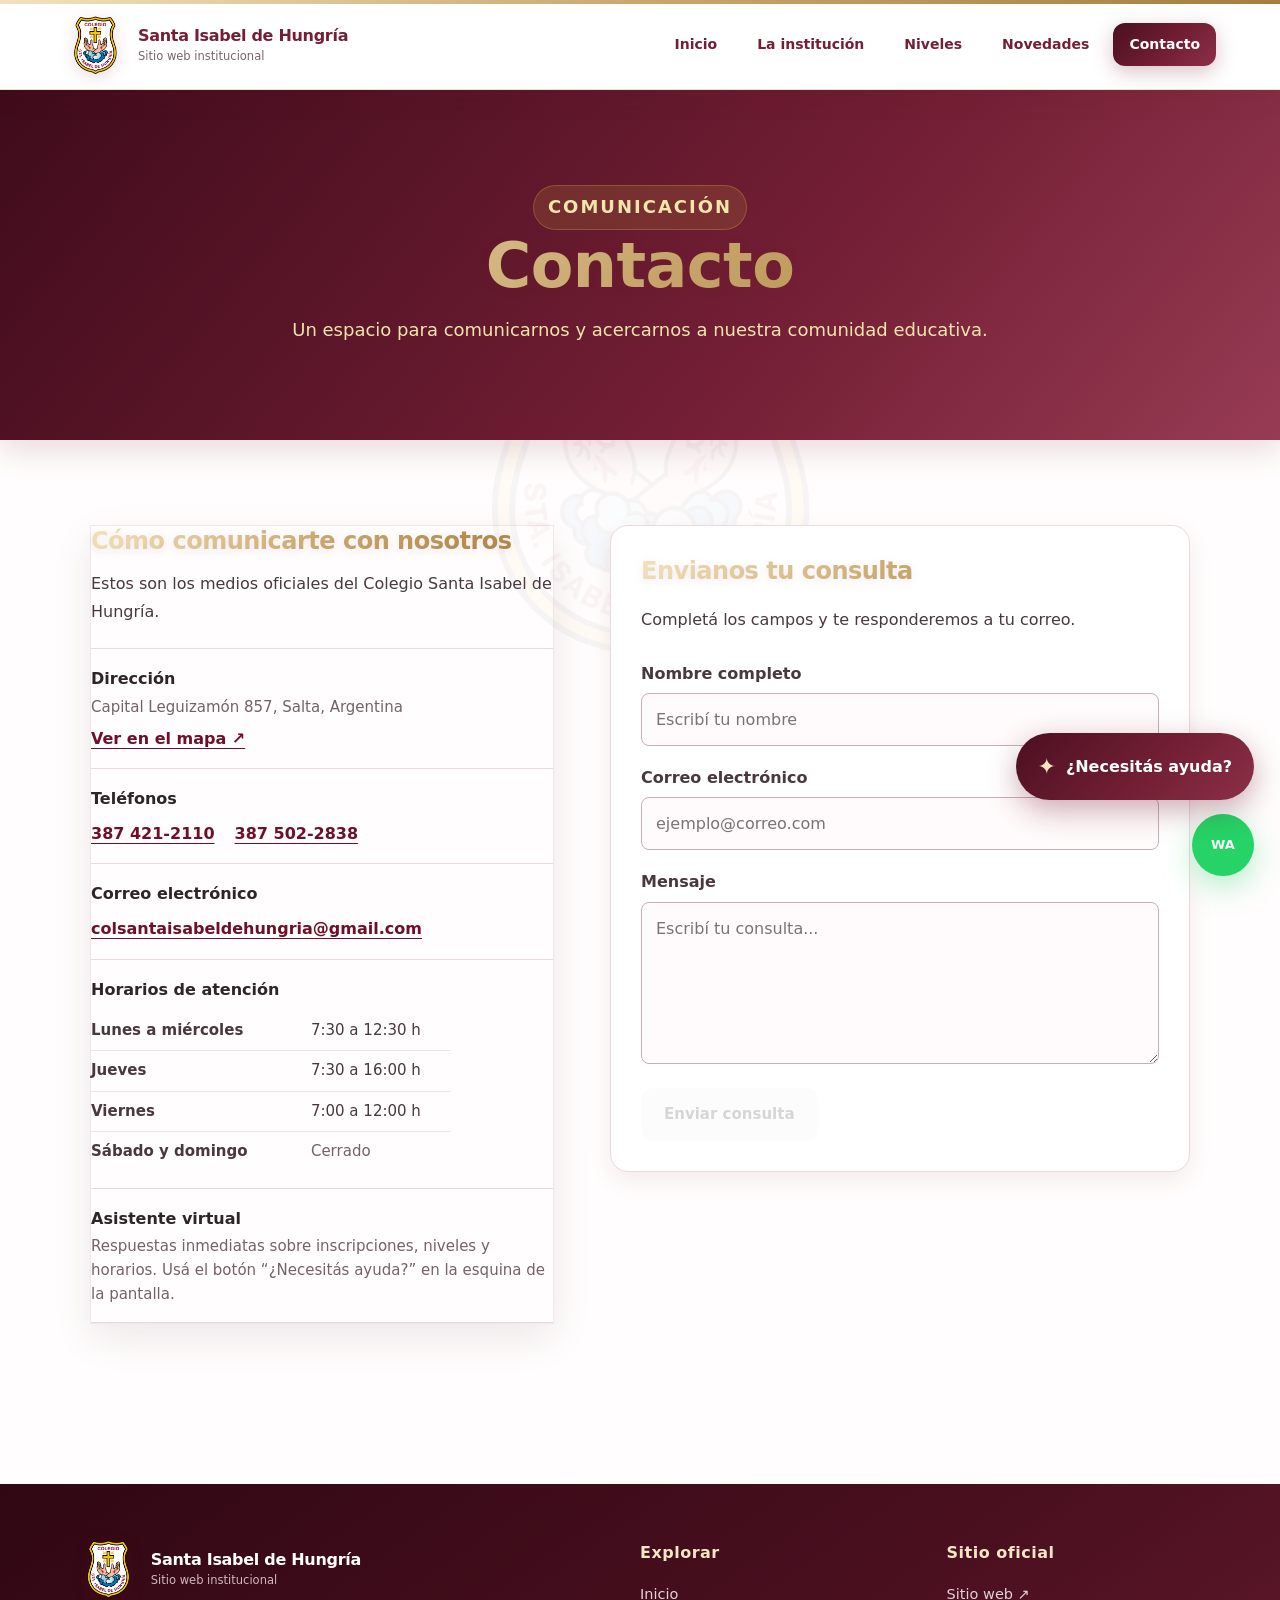
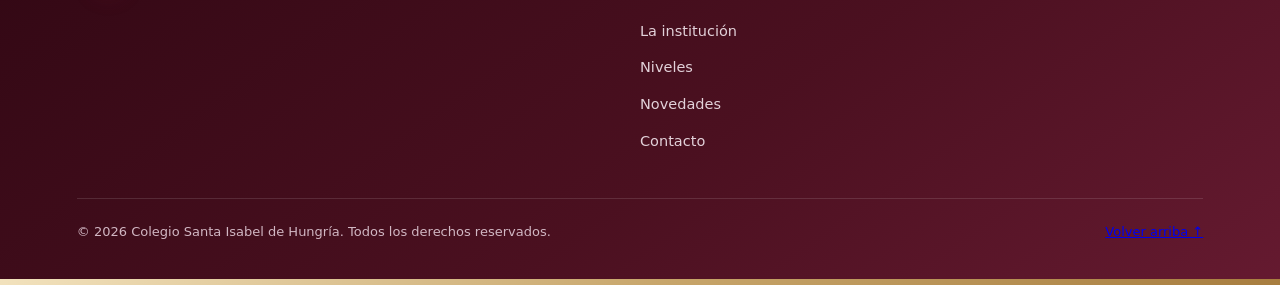
<file: contacto.html>
<!DOCTYPE html>
<html lang="es">
<head>
  <meta charset="UTF-8">
  <meta name="viewport" content="width=device-width, initial-scale=1.0">
  <meta name="theme-color" content="#6d1028">

  <meta
    name="description"
    content="Dirección, teléfonos, correo y horarios de atención del Colegio Santa Isabel de Hungría, en Salta."
  >

  <title>Contacto | Colegio Santa Isabel de Hungría</title>

  <link rel="stylesheet" href="style.css">
  <script src="configuracion.js" defer></script>
  <script src="script.js" defer></script>
  <script src="asistente.js"defer></script>
  <style>
    /* ---------- Accesibilidad ---------- */
    .salto {
      position: absolute;
      top: -100px;
      left: 15px;
      z-index: 1000;
      padding: 12px 18px;
      background: #6d1028;
      color: #ffffff;
      border-radius: 8px;
      text-decoration: none;
    }

    .salto:focus {
      top: 15px;
    }

    .contacto-contenedor a:focus-visible {
      outline: 3px solid #6d1028;
      outline-offset: 3px;
      border-radius: 4px;
    }

    /* ---------- Estructura ---------- */
    .contacto-contenedor {
      display: grid;
      grid-template-columns: 1fr 1.25fr;
      gap: 56px;
      max-width: 1100px;
      margin: 0 auto;
      align-items: start;
    }

    /* ---------- Canales (columna sin tarjeta: el foco es el formulario) ---------- */
    .contacto-informacion h2,
    .formulario h2 {
      margin: 0 0 14px;
      color: #6d1028;
      font-size: 1.5rem;
      line-height: 1.25;
    }

    .contacto-informacion > p {
      max-width: 52ch;
      margin: 0 0 22px;
      color: #493840;
      line-height: 1.75;
    }

    .canales {
      margin: 0;
      padding: 0;
      list-style: none;
      border-top: 1px solid #ead9df;
    }

    .canales li {
      padding: 16px 0;
      border-bottom: 1px solid #ead9df;
    }

    .canales strong {
      display: block;
      margin-bottom: 2px;
      color: #2f2429;
    }

    .canales span {
      display: block;
      color: #75616a;
      font-size: 15px;
      line-height: 1.6;
    }

    .canales a {
      display: inline-block;
      margin-top: 6px;
      color: #6d1028;
      font-weight: 700;
      text-underline-offset: 4px;
    }

    .canales-enlaces {
      display: flex;
      flex-wrap: wrap;
      gap: 0 20px;
    }

    .canales a {
      overflow-wrap: anywhere;
    }

    .horarios {
      width: 100%;
      max-width: 360px;
      margin-top: 8px;
      border-collapse: collapse;
    }

    .horarios th,
    .horarios td {
      padding: 7px 0;
      border-bottom: 1px solid #f0e4e8;
      color: #493840;
      font-size: 15px;
      text-align: left;
    }

    .horarios th {
      padding-right: 16px;
      font-weight: 600;
    }

    .horarios tr:last-child th,
    .horarios tr:last-child td {
      border-bottom: 0;
    }

    .horarios .cerrado {
      color: #75616a;
    }

    /* ---------- Formulario ---------- */
    .formulario {
      display: flex;
      flex-direction: column;
      gap: 6px;
      padding: 30px;
      background: #ffffff;
      border: 1px solid #ead9df;
      border-radius: 18px;
      box-shadow: 0 8px 24px rgba(109, 16, 40, 0.08);
    }

    .formulario > p {
      margin: 0 0 8px;
      color: #493840;
      line-height: 1.7;
    }

    .formulario label {
      margin-top: 12px;
      color: #493840;
      font-weight: 600;
    }

    .formulario input:not([type="hidden"]),
    .formulario textarea {
      width: 100%;
      padding: 12px 14px;
      border: 1px solid #c9aeb8;
      border-radius: 8px;
      background: #fffafb;
      color: #35232a;
      font: inherit;
      box-sizing: border-box;
    }

    .formulario input:focus,
    .formulario textarea:focus {
      outline: 2px solid #6d1028;
      outline-offset: 2px;
      border-color: #6d1028;
    }

    .formulario textarea {
      resize: vertical;
      min-height: 140px;
    }

    .formulario .boton {
      align-self: flex-start;
      min-height: 46px;
      margin-top: 18px;
      cursor: pointer;
    }

    .formulario .boton:disabled {
      opacity: 0.55;
      cursor: not-allowed;
    }

    /* Campo trampa contra spam: invisible para personas */
    .campo-extra {
      position: absolute;
      left: -9999px;
      width: 1px;
      height: 1px;
      overflow: hidden;
    }

    /* Aviso fijo cuando el envío no está habilitado */
    .formulario-nota {
      margin: 0 0 6px;
      padding: 12px 14px;
      background: #f6e6d3;
      color: #5e3208;
      border-radius: 8px;
      font-size: 15px;
      line-height: 1.6;
    }

    .formulario-nota a {
      color: #5e3208;
      font-weight: 700;
    }

    /* Resultado del envío */
    .respuesta-formulario {
      margin: 14px 0 0;
      padding: 12px 14px;
      border-radius: 8px;
      font-weight: 600;
      line-height: 1.6;
    }

    .respuesta-formulario:empty {
      display: none;
    }

    .respuesta-formulario[data-estado="ok"] {
      background: #d9ecee;
      color: #144148;
    }

    .respuesta-formulario[data-estado="error"] {
      background: #f0dce2;
      color: #6d1028;
    }

    .pie-nota {
      color: #ead9df;
      font-size: 14px;
    }

    /* ---------- Responsive ---------- */
    @media (max-width: 900px) {
      .contacto-contenedor {
        grid-template-columns: 1fr;
        gap: 36px;
      }
    }

    @media (max-width: 720px) {
      .formulario {
        padding: 22px;
      }
    }
  </style>
  <script type="application/ld+json">
  {
    "@context": "https://schema.org",
    "@type": "School",
    "name": "Colegio Santa Isabel de Hungría",
    "url": "https://colegiosantaisabeldehungria.com",
    "email": "colsantaisabeldehungria@gmail.com",
    "telephone": ["+54 387 421-2110", "+54 387 502-2838"],
    "address": {
      "@type": "PostalAddress",
      "streetAddress": "Capital Leguizamón 857",
      "addressLocality": "Salta",
      "addressRegion": "Salta",
      "addressCountry": "AR"
    },
    "openingHoursSpecification": [
      {
        "@type": "OpeningHoursSpecification",
        "dayOfWeek": ["Monday", "Tuesday", "Wednesday"],
        "opens": "07:30",
        "closes": "12:30"
      },
      {
        "@type": "OpeningHoursSpecification",
        "dayOfWeek": "Thursday",
        "opens": "07:30",
        "closes": "16:00"
      },
      {
        "@type": "OpeningHoursSpecification",
        "dayOfWeek": "Friday",
        "opens": "07:00",
        "closes": "12:00"
      }
    ]
  }
  </script>
</head>

<body>

  <!-- ACCESIBILIDAD -->
  <a class="salto" href="#contenido">
    Saltar al contenido
  </a>

  <!-- ENCABEZADO -->
  <header class="encabezado">

    <a class="marca" href="index.html" aria-label="Ir al inicio">

      <img
        class="escudo"
        src="logo.png"
        alt="Escudo del Colegio Santa Isabel de Hungría"
      >

      <span class="marca-texto">
        <strong>Santa Isabel de Hungría</strong>
        <small>Sitio web institucional</small>
      </span>

    </a>

    <button
      class="menu-toggle"
      type="button"
      aria-expanded="false"
      aria-controls="menu"
      aria-label="Abrir o cerrar el menú"
    >
      <span></span>
      <span></span>
      <span></span>
    </button>

    <nav
      id="menu"
      class="menu"
      aria-label="Navegación principal"
    >
      <a href="index.html">Inicio</a>
      <a href="institucion.html">La institución</a>
      <a href="niveles.html">Niveles</a>
      <a href="noticias.html">Novedades</a>
      <a class="activo" href="contacto.html" aria-current="page">
        Contacto
      </a>
    </nav>

  </header>

  <!-- CONTENIDO PRINCIPAL -->
  <main id="contenido">

    <section class="cabecera-pagina">

      <p class="etiqueta">COMUNICACIÓN</p>

      <h1>Contacto</h1>

      <p>
        Un espacio para comunicarnos y acercarnos a nuestra
        comunidad educativa.
      </p>

    </section>

    <section class="seccion contenido-pagina">

      <div class="contacto-contenedor">

        <!-- CANALES INSTITUCIONALES -->
        <div class="contacto-informacion">

          <h2>Cómo comunicarte con nosotros</h2>

          <p>
            Estos son los medios oficiales del Colegio Santa Isabel
            de Hungría.
          </p>

          <ul class="canales">
            <li>
              <strong>Dirección</strong>
              <span>Capital Leguizamón 857, Salta, Argentina</span>
              <a
                href="https://www.google.com/maps/search/?api=1&amp;query=Capital+Leguiz%C3%B3n+857+Salta+Argentina"
                target="_blank"
                rel="noopener noreferrer"
              >Ver en el mapa ↗</a>
            </li>

            <li>
              <strong>Teléfonos</strong>
              <div class="canales-enlaces">
                <a href="tel:+543874212110">387 421-2110</a>
                <a href="tel:+543875022838">387 502-2838</a>
              </div>
            </li>

            <li>
              <strong>Correo electrónico</strong>
              <a href="mailto:colsantaisabeldehungria@gmail.com">colsantaisabeldehungria@gmail.com</a>
            </li>

            <li>
              <strong>Horarios de atención</strong>
              <table class="horarios">
                <caption class="solo-lectores">Horarios de atención</caption>
                <tbody>
                  <tr><th scope="row">Lunes a miércoles</th><td>7:30 a 12:30 h</td></tr>
                  <tr><th scope="row">Jueves</th><td>7:30 a 16:00 h</td></tr>
                  <tr><th scope="row">Viernes</th><td>7:00 a 12:00 h</td></tr>
                  <tr><th scope="row">Sábado y domingo</th><td class="cerrado">Cerrado</td></tr>
                </tbody>
              </table>
            </li>

            <li>
              <strong>Asistente virtual</strong>
              <span>
                Respuestas inmediatas sobre inscripciones, niveles y
                horarios. Usá el botón “¿Necesitás ayuda?” en la esquina
                de la pantalla.
              </span>
            </li>
          </ul>

        </div>

        <!-- FORMULARIO DE CONSULTA -->
        <form class="formulario" id="form-contacto">

          <h2>Envianos tu consulta</h2>

          <p>
            Completá los campos y te responderemos a tu correo.
          </p>

          <label for="nombre">Nombre completo</label>

          <input
            id="nombre"
            name="nombre"
            type="text"
            autocomplete="name"
            maxlength="120"
            placeholder="Escribí tu nombre"
            required
          >

          <label for="correo">Correo electrónico</label>

          <input
            id="correo"
            name="correo"
            type="email"
            autocomplete="email"
            maxlength="160"
            placeholder="ejemplo@correo.com"
            required
          >

          <label for="mensaje">Mensaje</label>

          <textarea
            id="mensaje"
            name="mensaje"
            rows="5"
            maxlength="2000"
            placeholder="Escribí tu consulta..."
            required
          ></textarea>

          <!-- Campo trampa: las personas no lo ven ni lo completan -->
          <div class="campo-extra" aria-hidden="true">
            <label for="sitio-extra">No completar este campo</label>
            <input
              id="sitio-extra"
              name="sitio_extra"
              type="text"
              tabindex="-1"
              autocomplete="off"
            >
          </div>

          <button class="boton" type="submit" id="boton-enviar">
            Enviar consulta
          </button>

          <p
            id="respuesta-formulario"
            class="respuesta-formulario"
            role="status"
            aria-live="polite"
          ></p>

        </form>

      </div>

    </section>

  </main>

  <!-- PIE DE PÁGINA -->
  <footer class="pie">

    <div class="pie-contenido">

      <a class="marca marca-pie" href="index.html">

        <img
          class="escudo"
          src="logo.png"
          alt="Escudo del Colegio Santa Isabel de Hungría"
        >

        <span class="marca-texto">
          <strong>Santa Isabel de Hungría</strong>
          <small>Sitio web institucional</small>
        </span>

      </a>

      <div>
        <h3>Explorar</h3>

        <nav class="pie-enlaces" aria-label="Enlaces del sitio">
          <a href="index.html">Inicio</a>
          <a href="institucion.html">La institución</a>
          <a href="niveles.html">Niveles</a>
          <a href="noticias.html">Novedades</a>
          <a href="contacto.html">Contacto</a>
        </nav>
      </div>

      <div>
        <h3>Sitio oficial</h3>
        <nav class="pie-enlaces" aria-label="Sitio oficial">
          <a href="https://colegiosantaisabeldehungria.com" target="_blank" rel="noopener noreferrer">Sitio web ↗</a>
        </nav>
      </div>

    </div>

    <div class="pie-final">

      <p>
        © <span id="anio"></span> Colegio Santa Isabel de Hungría.
        Todos los derechos reservados.
      </p>

      <a href="#contenido">Volver arriba ↑</a>

    </div>

  </footer>

  <script>
    /* Año del pie */
    const anio = document.getElementById("anio");

    if (anio) {
      anio.textContent = new Date().getFullYear();
    }

    /* ---------- Formulario de consulta ----------

       Para que el formulario envíe mensajes de verdad, pegá acá la
       dirección que te dé un servicio de formularios (por ejemplo
       Formspree o Formsubmit) y el botón se habilita solo.
       Mientras esté vacío, el botón queda desactivado y se muestra
       un aviso para quien visite la página. */
    const ENDPOINT_FORMULARIO = "";

    const formulario = document.getElementById("form-contacto");
    const respuesta = document.getElementById("respuesta-formulario");
    const boton = document.getElementById("boton-enviar");
    const nota = document.getElementById("nota-envio");

    function mostrar(estado, texto) {
      respuesta.dataset.estado = estado;
      respuesta.textContent = texto;
    }

    if (formulario && respuesta && boton) {

      if (!ENDPOINT_FORMULARIO) {
        boton.disabled = true;
        if (nota) nota.hidden = false;
      }

      formulario.addEventListener("submit", async function (event) {
        event.preventDefault();

        if (!ENDPOINT_FORMULARIO) return;

        /* Si el campo trampa tiene texto, es un robot: se ignora */
        if (formulario.elements["sitio_extra"].value) return;

        const textoBoton = boton.textContent;
        boton.disabled = true;
        boton.textContent = "Enviando…";
        mostrar("", "");

        try {
          const resp = await fetch(ENDPOINT_FORMULARIO, {
            method: "POST",
            headers: { Accept: "application/json" },
            body: new FormData(formulario)
          });

          if (!resp.ok) throw new Error("Respuesta " + resp.status);

          formulario.reset();
          mostrar(
            "ok",
            "¡Gracias! Recibimos tu consulta y te responderemos a tu correo."
          );
        } catch (error) {
          /* No se borra lo que la persona escribió */
          mostrar(
            "error",
            "No pudimos enviar tu consulta. Revisá tu conexión e intentá de nuevo en unos minutos."
          );
        } finally {
          boton.disabled = false;
          boton.textContent = textoBoton;
        }
      });
    }
  </script>

  <!-- BOTÓN Y VENTANA DEL CHATBOT -->
  <button class="chatbot-toggle" type="button"
    aria-label="Abrir asistente virtual"
    aria-expanded="false" aria-controls="chatbot-panel">
    <span aria-hidden="true">✦</span>
    <span class="chatbot-texto">¿Necesitás ayuda?</span>
  </button>

  <section class="chatbot-panel" id="chatbot-panel"
    aria-label="Asistente virtual" hidden>
    <div class="chatbot-cabecera">
      <div>
        <strong>Asistente del colegio</strong>
        <small>Consultas frecuentes</small>
      </div>
      <button class="chatbot-cerrar" type="button"
        aria-label="Cerrar asistente">×</button>
    </div>

    <div class="chatbot-mensajes" aria-live="polite">
      <p class="mensaje mensaje-bot">
        ¡Hola! 👋 Soy el asistente virtual del colegio.
        ¿Sobre qué te gustaría consultar?
      </p>
    </div>

    <div class="chatbot-opciones">
      <button type="button" data-pregunta="inscripciones">
        Inscripciones
      </button>
      <button type="button" data-pregunta="niveles">
        Niveles educativos
      </button>
      <button type="button" data-pregunta="horarios">
        Horarios
      </button>
      <button type="button" data-pregunta="contacto">
        Contacto
      </button>
    </div>

    <form class="chatbot-form">
      <label class="solo-lectores" for="chatbot-input">
        Escribí tu consulta
      </label>
      <input id="chatbot-input" name="consulta"
        type="text" maxlength="300"
        placeholder="Escribí tu consulta..."
        autocomplete="off" required>
      <button type="submit" aria-label="Enviar consulta">➤</button>
    </form>
    <p class="chatbot-aviso">Asistente automático de consultas frecuentes.</p>
  </section>


  <button class="volver-arriba" type="button" aria-label="Volver arriba" title="Volver arriba">↑</button>

</body>
</html>
</file>
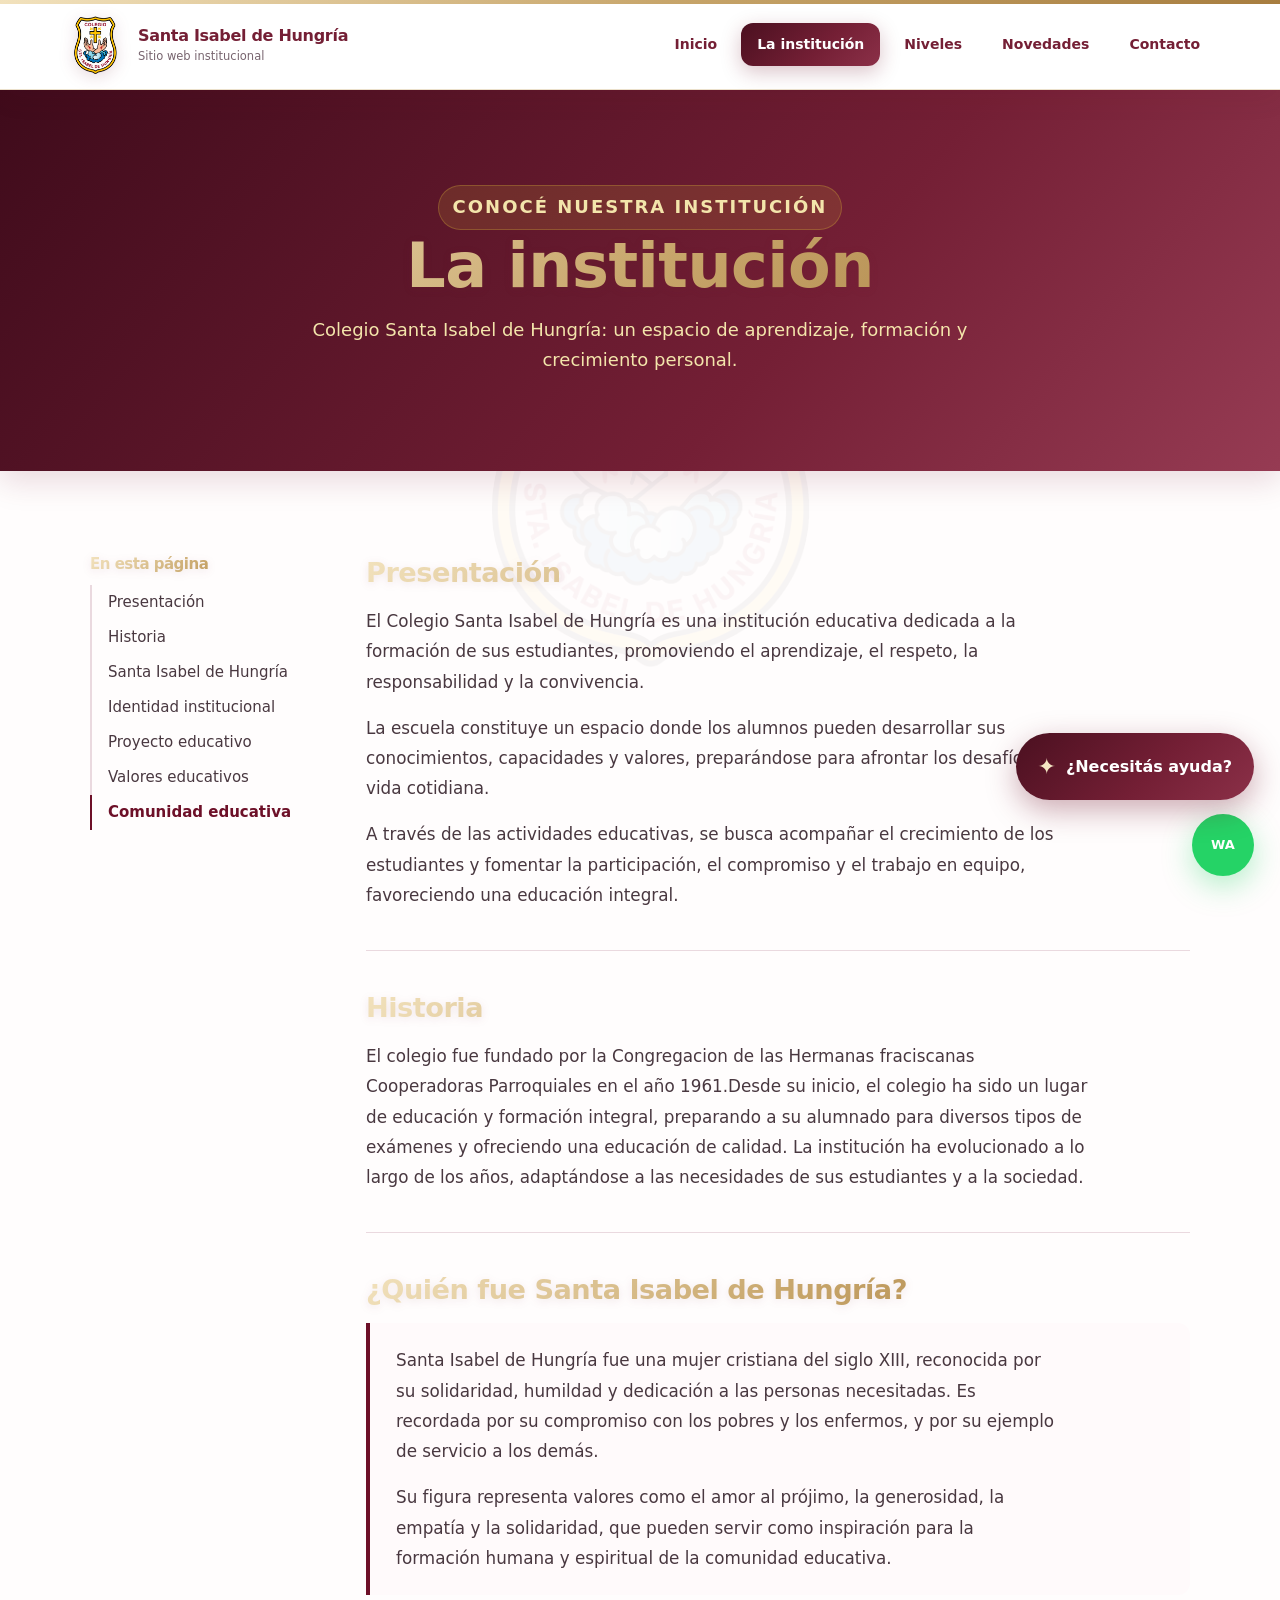
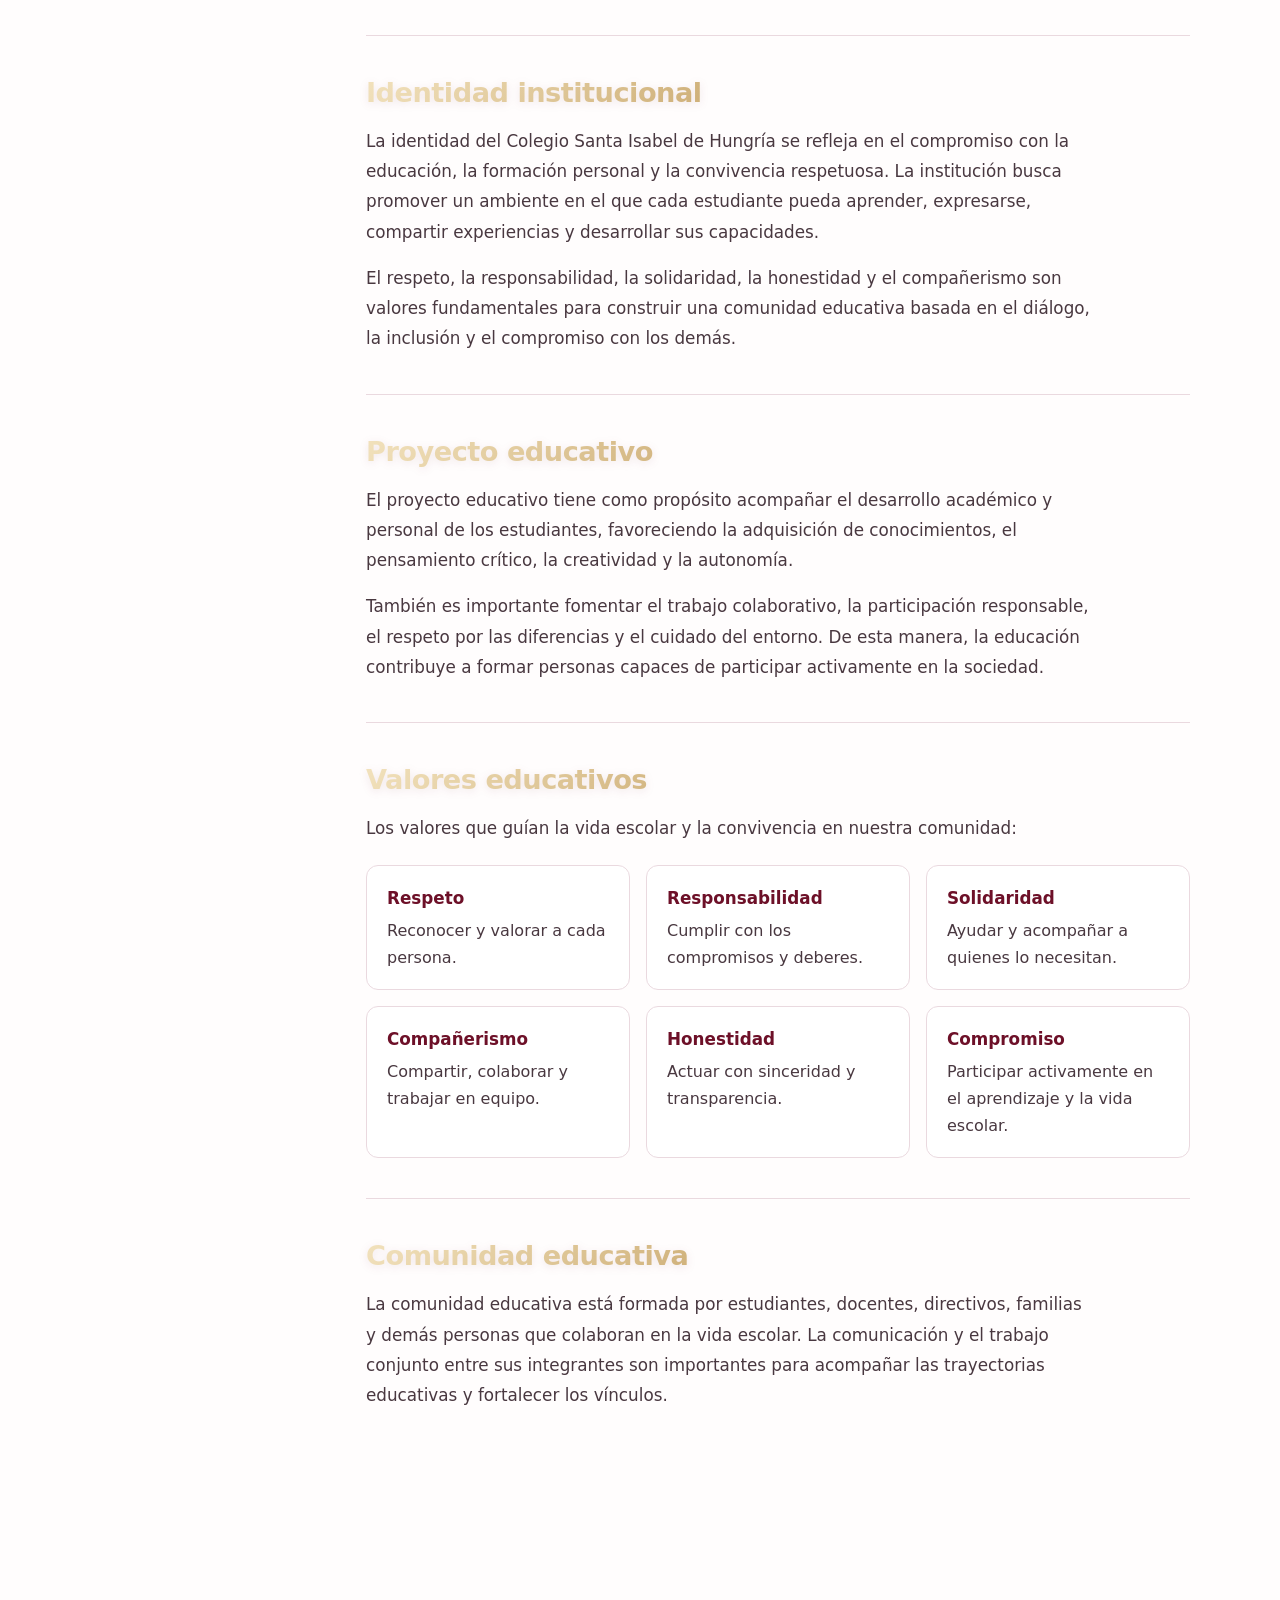
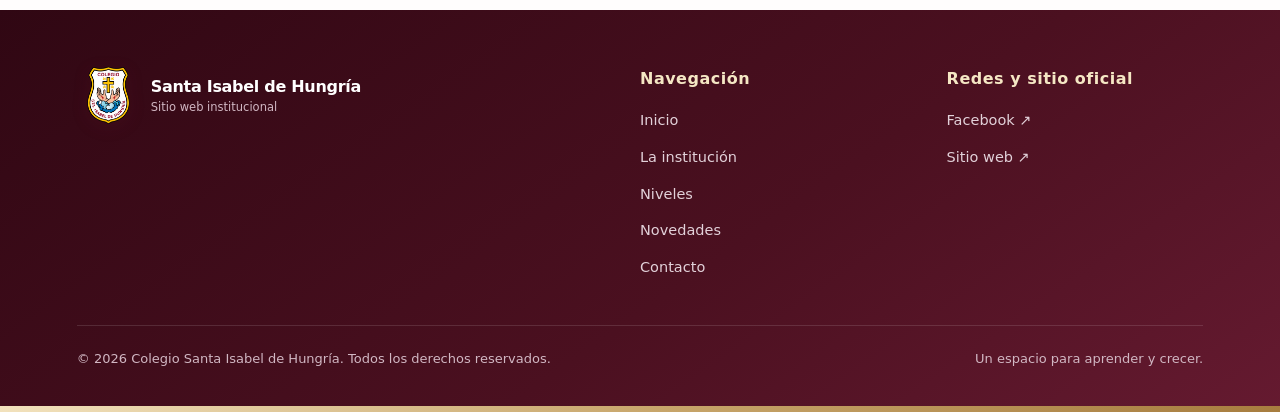
<file: institucion.html>
<!DOCTYPE html>
<html lang="es">
<head>
  <meta charset="UTF-8">
  <meta name="viewport" content="width=device-width, initial-scale=1.0">
  <meta name="theme-color" content="#6d1028">

  <meta
    name="description"
    content="Conocé la historia, los valores y el proyecto educativo del Colegio Santa Isabel de Hungría."
  >

  <title>La institución | Colegio Santa Isabel de Hungría</title>

  <link rel="stylesheet" href="style.css">
  <script src="configuracion.js" defer></script>
  <script src="script.js" defer></script>
  <script src="asistente.js"defer></script>

  <style>
    /* ---------- Accesibilidad ---------- */
    .salto {
      position: absolute;
      top: -100px;
      left: 15px;
      z-index: 1000;
      padding: 12px 18px;
      background: #6d1028;
      color: #ffffff;
      border-radius: 8px;
      text-decoration: none;
    }

    .salto:focus {
      top: 15px;
    }

    .inst-layout a:focus-visible {
      outline: 3px solid #6d1028;
      outline-offset: 3px;
      border-radius: 4px;
    }

    @media (prefers-reduced-motion: no-preference) {
      html {
        scroll-behavior: smooth;
      }
    }

    /* ---------- Estructura: índice + contenido ---------- */
    .inst-layout {
      display: grid;
      grid-template-columns: 220px minmax(0, 1fr);
      gap: 56px;
      max-width: 1100px;
      margin: 0 auto;
    }

    /* ---------- Índice ---------- */
    .inst-indice {
      position: sticky;
      top: 100px;
      align-self: start;
    }

    .inst-indice h2 {
      margin: 0 0 12px;
      color: #75616a;
      font-size: 15px;
      font-weight: 600;
    }

    .inst-indice ul {
      margin: 0;
      padding: 0;
      list-style: none;
      border-left: 2px solid #ead9df;
    }

    .inst-indice a {
      display: block;
      padding: 7px 0 7px 16px;
      margin-left: -2px;
      border-left: 2px solid transparent;
      color: #493840;
      font-size: 15px;
      line-height: 1.4;
      text-decoration: none;
    }

    .inst-indice a:hover {
      color: #6d1028;
    }

    .inst-indice a[aria-current="true"] {
      border-left-color: #6d1028;
      color: #6d1028;
      font-weight: 700;
    }

    /* ---------- Texto ---------- */
    .inst-contenido section {
      padding: 0 0 40px;
      margin: 0 0 40px;
      border-bottom: 1px solid #ead9df;
      scroll-margin-top: 90px;
    }

    .inst-contenido section:last-child {
      margin-bottom: 0;
      border-bottom: 0;
    }

    .inst-contenido h2 {
      margin: 0 0 16px;
      color: #6d1028;
      font-size: 1.7rem;
      line-height: 1.25;
    }

    .inst-contenido p {
      max-width: 68ch;
      margin: 0 0 16px;
      color: #493840;
      font-size: 1.05rem;
      line-height: 1.8;
    }

    .inst-contenido p:last-child {
      margin-bottom: 0;
    }

    /* Presentación: primer párrafo con más peso */
    .inst-intro {
      font-size: 1.2rem;
      line-height: 1.7;
      color: #2f2429;
    }

    /* ---------- Santa Isabel ---------- */
    .inst-santa {
      padding: 22px 26px;
      background: #fffafb;
      border-left: 4px solid #6d1028;
      border-radius: 0 12px 12px 0;
    }

    .inst-santa p {
      max-width: 62ch;
    }

    /* ---------- Valores ---------- */
    .inst-valores {
      display: grid;
      grid-template-columns: repeat(auto-fit, minmax(240px, 1fr));
      gap: 16px;
      margin: 22px 0 0;
      padding: 0;
      list-style: none;
    }

    .inst-valores li {
      margin: 0;
      padding: 18px 20px;
      background: #ffffff;
      border: 1px solid #ead9df;
      border-radius: 12px;
    }

    .inst-valores strong {
      display: block;
      margin-bottom: 4px;
      color: #6d1028;
      font-size: 1.05rem;
    }

    .inst-valores span {
      color: #493840;
      line-height: 1.6;
    }

    /* ---------- Pie ---------- */
    .pie-nota {
      color: #ead9df;
      font-size: 14px;
    }

    /* ---------- Responsive ---------- */
    @media (max-width: 900px) {
      .inst-layout {
        grid-template-columns: 1fr;
        gap: 28px;
      }

      .inst-indice {
        position: static;
      }

      .inst-indice ul {
        display: flex;
        flex-wrap: wrap;
        gap: 8px;
        border-left: 0;
      }

      .inst-indice a {
        margin: 0;
        padding: 8px 14px;
        background: #ffffff;
        border: 1px solid #d9bfc8;
        border-radius: 999px;
      }

      .inst-indice a[aria-current="true"] {
        background: #6d1028;
        border-color: #6d1028;
        color: #ffffff;
      }
    }

    @media (max-width: 720px) {
      .inst-contenido h2 {
        font-size: 1.45rem;
      }

      .inst-contenido p {
        font-size: 1rem;
      }

      .inst-intro {
        font-size: 1.1rem;
      }

      .inst-santa {
        padding: 18px 20px;
      }
    }
  </style>
</head>

<body>

  <a class="salto" href="#contenido">
    Saltar al contenido
  </a>

  <!-- ENCABEZADO -->
  <header class="encabezado">

    <a class="marca" href="index.html" aria-label="Ir al inicio">

      <img
        class="escudo"
        src="logo.png"
        alt="Escudo del Colegio Santa Isabel de Hungría"
      >

      <span class="marca-texto">
        <strong>Santa Isabel de Hungría</strong>
        <small>Sitio web institucional</small>
      </span>

    </a>

    <button
      class="menu-toggle"
      type="button"
      aria-expanded="false"
      aria-controls="menu"
      aria-label="Abrir o cerrar el menú"
    >
      <span></span>
      <span></span>
      <span></span>
    </button>

    <nav
      id="menu"
      class="menu"
      aria-label="Navegación principal"
    >
      <a href="index.html">Inicio</a>
      <a class="activo" href="institucion.html" aria-current="page">
        La institución
      </a>
      <a href="niveles.html">Niveles</a>
      <a href="noticias.html">Novedades</a>
      <a href="contacto.html">Contacto</a>
    </nav>

  </header>

  <!-- CONTENIDO PRINCIPAL -->
  <main id="contenido">

    <section class="cabecera-pagina">

      <p class="etiqueta">
        CONOCÉ NUESTRA INSTITUCIÓN
      </p>

      <h1>La institución</h1>

      <p>
        Colegio Santa Isabel de Hungría: un espacio de aprendizaje,
        formación y crecimiento personal.
      </p>

    </section>

    <div class="seccion contenido-pagina">

      <div class="inst-layout">

        <!-- ÍNDICE -->
        <nav class="inst-indice" aria-labelledby="indice-titulo">
          <h2 id="indice-titulo">En esta página</h2>
          <ul>
            <li><a href="#presentacion">Presentación</a></li>
            <li><a href="#historia">Historia</a></li>
            <li><a href="#santa-isabel">Santa Isabel de Hungría</a></li>
            <li><a href="#identidad">Identidad institucional</a></li>
            <li><a href="#proyecto">Proyecto educativo</a></li>
            <li><a href="#valores">Valores educativos</a></li>
            <li><a href="#comunidad">Comunidad educativa</a></li>
          </ul>
        </nav>

        <!-- CONTENIDO -->
        <div class="inst-contenido">

          <section id="presentacion" aria-labelledby="t-presentacion">
            <h2 id="t-presentacion">Presentación</h2>

            <p class="inst-intro">
              El Colegio Santa Isabel de Hungría es una institución
              educativa dedicada a la formación de sus estudiantes,
              promoviendo el aprendizaje, el respeto, la responsabilidad
              y la convivencia.
            </p>

            <p>
              La escuela constituye un espacio donde los alumnos pueden
              desarrollar sus conocimientos, capacidades y valores,
              preparándose para afrontar los desafíos de la vida cotidiana.
            </p>

            <p>
              A través de las actividades educativas, se busca acompañar
              el crecimiento de los estudiantes y fomentar la
              participación, el compromiso y el trabajo en equipo,
              favoreciendo una educación integral.
            </p>
          </section>

          <section id="historia" aria-labelledby="t-historia">
            <h2 id="t-historia">Historia</h2>

            <!--
              PENDIENTE: completar con datos confirmados por el colegio
              (año de fundación, fundadores, fechas y hechos importantes).
              Cuando lo tengas, reemplazá el párrafo de abajo.
            -->
            <p>
             El colegio fue fundado por la Congregacion de las Hermanas fraciscanas
            Cooperadoras Parroquiales en el año 1961.Desde su inicio, el colegio ha 
            sido un lugar de educación y formación integral, preparando a su alumnado 
            para diversos tipos de exámenes y ofreciendo una educación de calidad. 
            La institución ha evolucionado a lo largo de los años, adaptándose a 
              las necesidades de sus estudiantes y a la sociedad. 
            </p>
          </section>

          <section id="santa-isabel" aria-labelledby="t-santa-isabel">
            <h2 id="t-santa-isabel">¿Quién fue Santa Isabel de Hungría?</h2>

            <div class="inst-santa">
              <p>
                Santa Isabel de Hungría fue una mujer cristiana del
                siglo XIII, reconocida por su solidaridad, humildad y
                dedicación a las personas necesitadas. Es recordada por
                su compromiso con los pobres y los enfermos, y por su
                ejemplo de servicio a los demás.
              </p>

              <p>
                Su figura representa valores como el amor al prójimo,
                la generosidad, la empatía y la solidaridad, que pueden
                servir como inspiración para la formación humana y
                espiritual de la comunidad educativa.
              </p>
            </div>
          </section>

          <section id="identidad" aria-labelledby="t-identidad">
            <h2 id="t-identidad">Identidad institucional</h2>

            <p>
              La identidad del Colegio Santa Isabel de Hungría se
              refleja en el compromiso con la educación, la formación
              personal y la convivencia respetuosa. La institución busca
              promover un ambiente en el que cada estudiante pueda
              aprender, expresarse, compartir experiencias y desarrollar
              sus capacidades.
            </p>

            <p>
              El respeto, la responsabilidad, la solidaridad, la
              honestidad y el compañerismo son valores fundamentales para
              construir una comunidad educativa basada en el diálogo,
              la inclusión y el compromiso con los demás.
            </p>
          </section>

          <section id="proyecto" aria-labelledby="t-proyecto">
            <h2 id="t-proyecto">Proyecto educativo</h2>

            <p>
              El proyecto educativo tiene como propósito acompañar el
              desarrollo académico y personal de los estudiantes,
              favoreciendo la adquisición de conocimientos, el
              pensamiento crítico, la creatividad y la autonomía.
            </p>

            <p>
              También es importante fomentar el trabajo colaborativo,
              la participación responsable, el respeto por las
              diferencias y el cuidado del entorno. De esta manera, la
              educación contribuye a formar personas capaces de
              participar activamente en la sociedad.
            </p>
          </section>

          <section id="valores" aria-labelledby="t-valores">
            <h2 id="t-valores">Valores educativos</h2>

            <!--
              REVISAR: esta lista es una propuesta general. Confirmala
              con la información oficial del colegio antes de publicar.
            -->
            <p>
              Los valores que guían la vida escolar y la convivencia
              en nuestra comunidad:
            </p>

            <ul class="inst-valores">
              <li>
                <strong>Respeto</strong>
                <span>Reconocer y valorar a cada persona.</span>
              </li>
              <li>
                <strong>Responsabilidad</strong>
                <span>Cumplir con los compromisos y deberes.</span>
              </li>
              <li>
                <strong>Solidaridad</strong>
                <span>Ayudar y acompañar a quienes lo necesitan.</span>
              </li>
              <li>
                <strong>Compañerismo</strong>
                <span>Compartir, colaborar y trabajar en equipo.</span>
              </li>
              <li>
                <strong>Honestidad</strong>
                <span>Actuar con sinceridad y transparencia.</span>
              </li>
              <li>
                <strong>Compromiso</strong>
                <span>Participar activamente en el aprendizaje y la vida escolar.</span>
              </li>
            </ul>
          </section>

          <section id="comunidad" aria-labelledby="t-comunidad">
            <h2 id="t-comunidad">Comunidad educativa</h2>

            <p>
              La comunidad educativa está formada por estudiantes,
              docentes, directivos, familias y demás personas que
              colaboran en la vida escolar. La comunicación y el
              trabajo conjunto entre sus integrantes son importantes
              para acompañar las trayectorias educativas y fortalecer
              los vínculos.
            </p>
          </section>

        </div>

      </div>

    </div>

  </main>

  <!-- PIE DE PÁGINA -->
  <footer class="pie">

    <div class="pie-contenido">

      <a class="marca marca-pie" href="index.html">

        <img
          class="escudo"
          src="logo.png"
          alt="Escudo del Colegio Santa Isabel de Hungría"
        >

        <span class="marca-texto">
          <strong>Santa Isabel de Hungría</strong>
          <small>Sitio web institucional</small>
        </span>

      </a>

      <div>
        <h3>Navegación</h3>

        <nav class="pie-enlaces" aria-label="Enlaces del sitio">
          <a href="index.html">Inicio</a>
          <a href="institucion.html">La institución</a>
          <a href="niveles.html">Niveles</a>
          <a href="noticias.html">Novedades</a>
          <a href="contacto.html">Contacto</a>
        </nav>
      </div>

      <div>
        <h3>Redes y sitio oficial</h3>
        <nav class="pie-enlaces" aria-label="Redes y sitio oficial">
          <a href="https://www.facebook.com/people/Colegio-Santa-Isabel-De-Hungria-Oficial/100088083434587/" target="_blank" rel="noopener noreferrer">Facebook ↗</a>
          <a href="https://colegiosantaisabeldehungria.com" target="_blank" rel="noopener noreferrer">Sitio web ↗</a>
        </nav>
      </div>

    </div>

    <div class="pie-final">
      <p>
        © <span id="anio"></span> Colegio Santa Isabel de Hungría.
        Todos los derechos reservados.
      </p>

      <p>Un espacio para aprender y crecer.</p>
    </div>

  </footer>

  <script>
    /* Año del pie */
    const anio = document.getElementById("anio");

    if (anio) {
      anio.textContent = new Date().getFullYear();
    }

    /* Índice: marca la sección que se está leyendo */
    (function () {
      const enlaces = Array.from(
        document.querySelectorAll(".inst-indice a")
      );
      const secciones = enlaces
        .map(function (a) {
          return document.querySelector(a.getAttribute("href"));
        })
        .filter(Boolean);

      if (!("IntersectionObserver" in window) || !secciones.length) return;

      function marcar(id) {
        enlaces.forEach(function (a) {
          if (a.getAttribute("href") === "#" + id) {
            a.setAttribute("aria-current", "true");
          } else {
            a.removeAttribute("aria-current");
          }
        });
      }

      const observador = new IntersectionObserver(
        function (entradas) {
          entradas.forEach(function (e) {
            if (e.isIntersecting) marcar(e.target.id);
          });
        },
        { rootMargin: "-15% 0px -70% 0px" }
      );

      secciones.forEach(function (s) {
        observador.observe(s);
      });

      marcar(secciones[0].id);
    })();
  </script>

  <!-- BOTÓN Y VENTANA DEL CHATBOT -->
  <button class="chatbot-toggle" type="button"
    aria-label="Abrir asistente virtual"
    aria-expanded="false" aria-controls="chatbot-panel">
    <span aria-hidden="true">✦</span>
    <span class="chatbot-texto">¿Necesitás ayuda?</span>
  </button>

  <section class="chatbot-panel" id="chatbot-panel"
    aria-label="Asistente virtual" hidden>
    <div class="chatbot-cabecera">
      <div>
        <strong>Asistente del colegio</strong>
        <small>Consultas frecuentes</small>
      </div>
      <button class="chatbot-cerrar" type="button"
        aria-label="Cerrar asistente">×</button>
    </div>

    <div class="chatbot-mensajes" aria-live="polite">
      <p class="mensaje mensaje-bot">
        ¡Hola! 👋 Soy el asistente virtual del colegio.
        ¿Sobre qué te gustaría consultar?
      </p>
    </div>

    <div class="chatbot-opciones">
      <button type="button" data-pregunta="inscripciones">
        Inscripciones
      </button>
      <button type="button" data-pregunta="niveles">
        Niveles educativos
      </button>
      <button type="button" data-pregunta="horarios">
        Horarios
      </button>
      <button type="button" data-pregunta="contacto">
        Contacto
      </button>
    </div>

    <form class="chatbot-form">
      <label class="solo-lectores" for="chatbot-input">
        Escribí tu consulta
      </label>
      <input id="chatbot-input" name="consulta"
        type="text" maxlength="300"
        placeholder="Escribí tu consulta..."
        autocomplete="off" required>
      <button type="submit" aria-label="Enviar consulta">➤</button>
    </form>
    <p class="chatbot-aviso">Asistente automático de consultas frecuentes.</p>
  </section>


  <button class="volver-arriba" type="button" aria-label="Volver arriba" title="Volver arriba">↑</button>

</body>
</html>
</file>
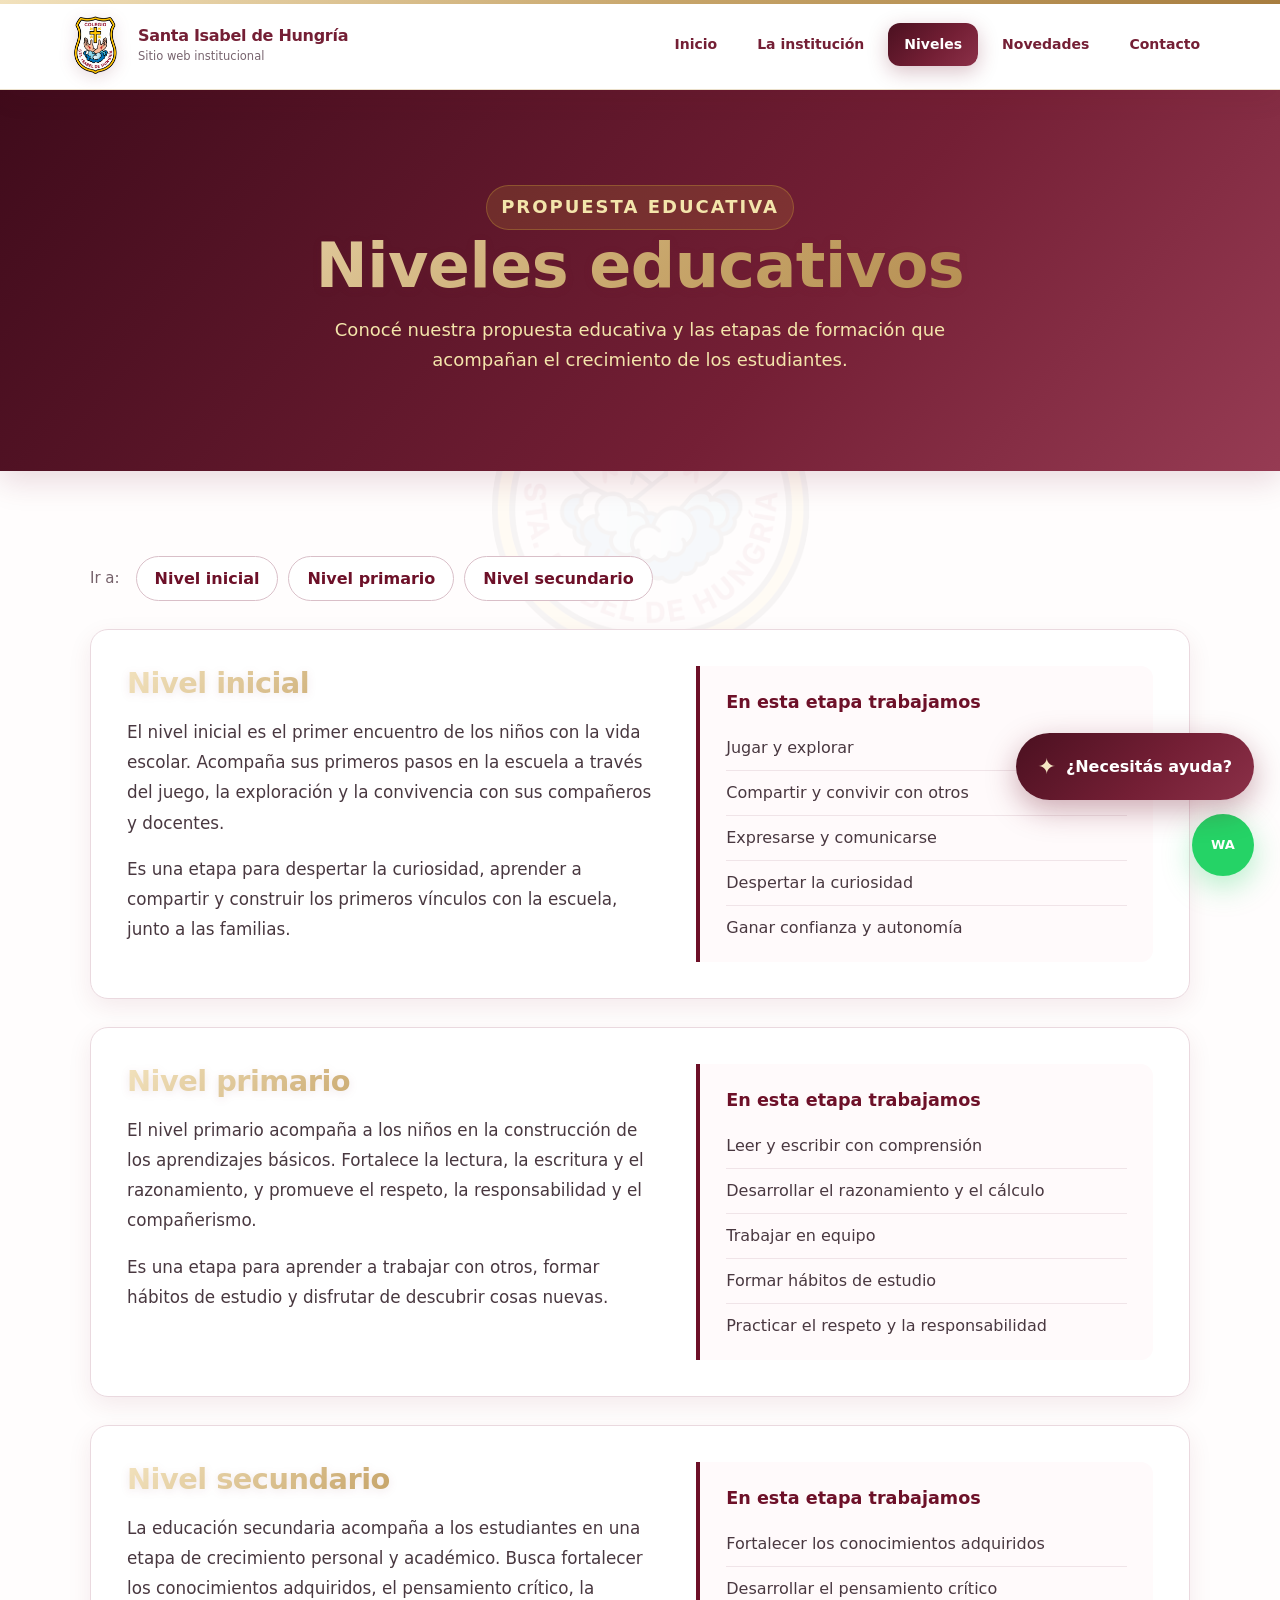
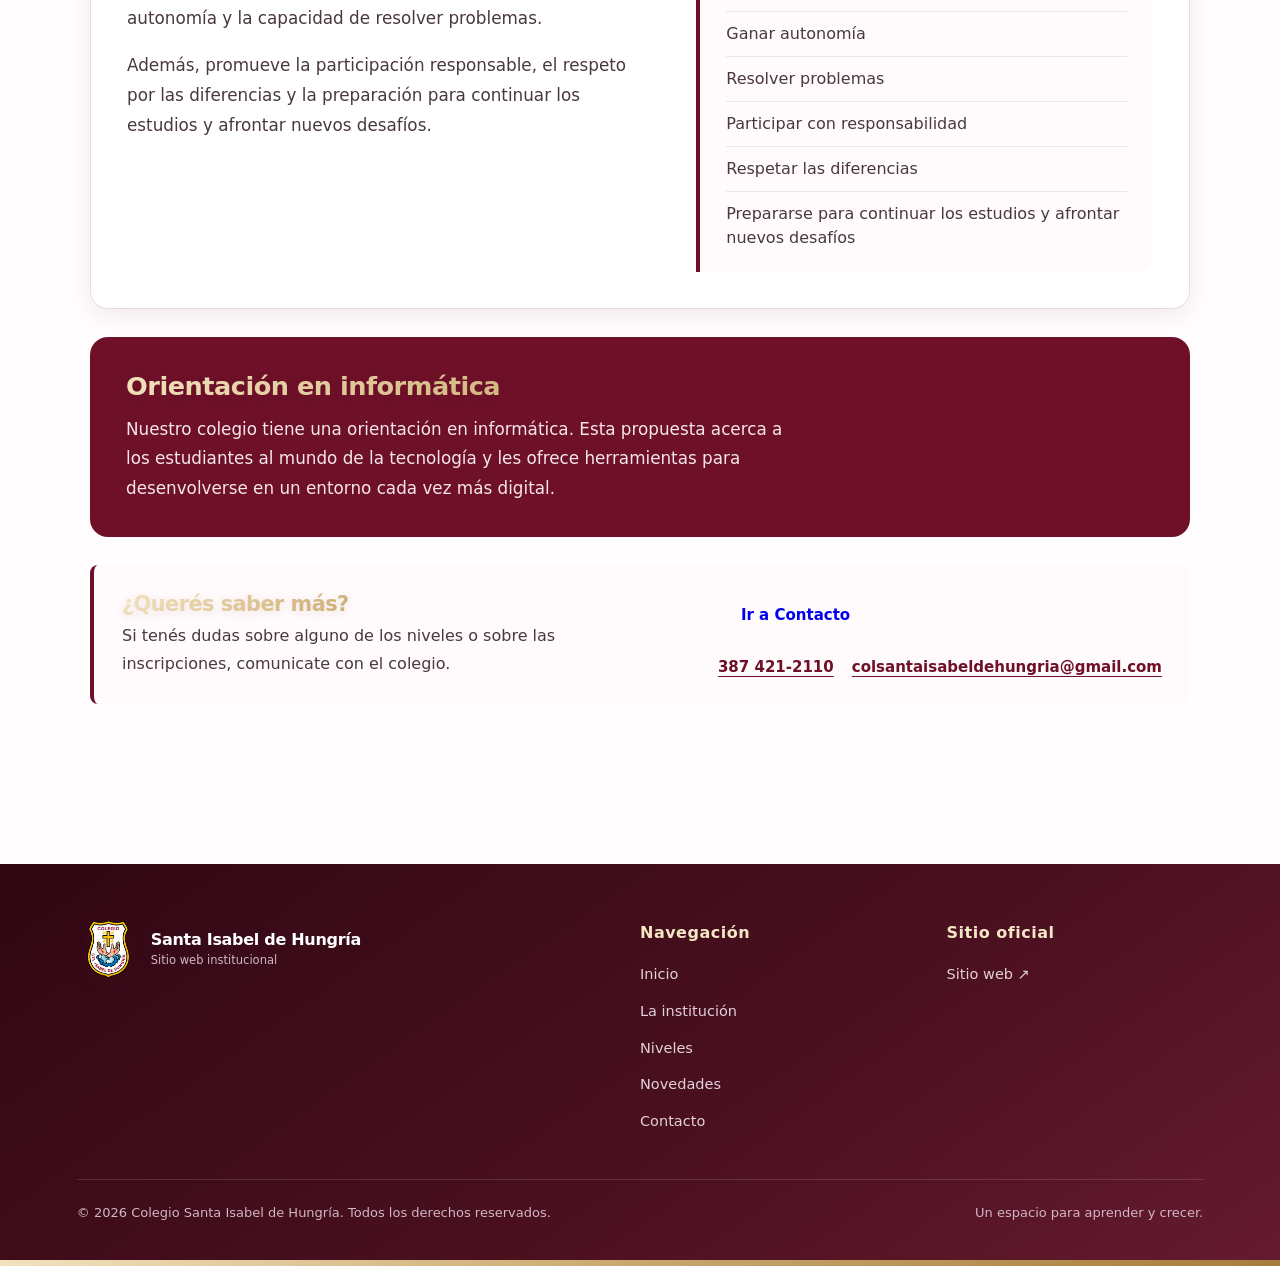
<file: niveles.html>
<!DOCTYPE html>
<html lang="es">
<head>
  <meta charset="UTF-8">
  <meta name="viewport" content="width=device-width, initial-scale=1.0">
  <meta name="theme-color" content="#6d1028">

  <meta
    name="description"
    content="Nivel inicial, primario y secundario con orientación en informática: conocé la propuesta del Colegio Santa Isabel de Hungría, en Salta."
  >

  <title>Niveles educativos | Colegio Santa Isabel de Hungría</title>

  <link rel="stylesheet" href="style.css">
  <script src="configuracion.js" defer></script>
  <script src="script.js" defer></script>
  <script src="asistente.js"defer></script>

  <style>
    /* ---------- Accesibilidad ---------- */
    .salto {
      position: absolute;
      top: -100px;
      left: 15px;
      z-index: 1000;
      padding: 12px 18px;
      background: #6d1028;
      color: #ffffff;
      border-radius: 8px;
      text-decoration: none;
    }

    .salto:focus {
      top: 15px;
    }

    .niveles-contenedor a:focus-visible {
      outline: 3px solid #6d1028;
      outline-offset: 3px;
      border-radius: 4px;
    }

    /* ---------- Estructura ---------- */
    .niveles-contenedor {
      max-width: 1100px;
      margin: 0 auto;
    }

    /* Cada nivel es un bloque a todo el ancho: texto + etapa */
    .nivel {
      display: grid;
      grid-template-columns: 1.15fr 1fr;
      gap: 44px;
      align-items: start;
      margin: 0 0 28px;
      padding: 36px;
      background: #ffffff;
      border: 1px solid #ead9df;
      border-radius: 18px;
      box-shadow: 0 8px 24px rgba(109, 16, 40, 0.08);
    }

    .nivel h2 {
      margin: 0 0 16px;
      color: #6d1028;
      font-size: 1.8rem;
      line-height: 1.2;
    }

    .nivel p {
      max-width: 60ch;
      margin: 0 0 16px;
      color: #493840;
      font-size: 1.05rem;
      line-height: 1.8;
    }

    .nivel p:last-child {
      margin-bottom: 0;
    }

    /* ---------- Qué trabajamos en la etapa ---------- */
    .nivel-etapa {
      padding: 22px 26px;
      background: #fffafb;
      border-left: 4px solid #6d1028;
      border-radius: 0 12px 12px 0;
    }

    .nivel-etapa h3 {
      margin: 0 0 8px;
      color: #6d1028;
      font-size: 1.1rem;
    }

    .nivel-etapa ul {
      margin: 0;
      padding: 0;
      list-style: none;
    }

    .nivel-etapa li {
      padding: 10px 0;
      border-bottom: 1px solid #f0e4e8;
      color: #493840;
      line-height: 1.5;
    }

    .nivel-etapa li:last-child {
      padding-bottom: 0;
      border-bottom: 0;
    }

    /* ---------- Acceso rápido a cada nivel ---------- */
    .niveles-indice {
      display: flex;
      flex-wrap: wrap;
      align-items: center;
      gap: 10px;
      margin: 0 0 28px;
    }

    .niveles-indice p {
      margin: 0 6px 0 0;
      color: #75616a;
      font-size: 15px;
    }

    .niveles-indice a {
      display: inline-flex;
      align-items: center;
      min-height: 44px;
      padding: 8px 18px;
      background: #ffffff;
      border: 1.5px solid #d9bfc8;
      border-radius: 999px;
      color: #6d1028;
      font-weight: 600;
      text-decoration: none;
    }

    .niveles-indice a:hover {
      background: #f0dce2;
    }

    .nivel {
      scroll-margin-top: 90px;
    }

    @media (prefers-reduced-motion: no-preference) {
      html {
        scroll-behavior: smooth;
      }
    }

    /* ---------- Orientación en informática ---------- */
    .nivel-orientacion {
      margin: 0 0 28px;
      padding: 34px 36px;
      background: #6d1028;
      color: #ffffff;
      border-radius: 18px;
    }

    .nivel-orientacion h2 {
      margin: 0 0 12px;
      color: #ffffff;
      font-size: 1.6rem;
      line-height: 1.25;
    }

    .nivel-orientacion p {
      max-width: 62ch;
      margin: 0;
      color: #f6e6ea;
      font-size: 1.05rem;
      line-height: 1.75;
    }

    @media (max-width: 720px) {
      .nivel-orientacion {
        padding: 24px 22px;
      }

      .nivel-orientacion h2 {
        font-size: 1.4rem;
      }
    }

    /* ---------- Consultas ---------- */
    .niveles-consultas {
      display: flex;
      flex-wrap: wrap;
      align-items: center;
      justify-content: space-between;
      gap: 20px 40px;
      padding: 24px 28px;
      background: #fffafb;
      border-left: 4px solid #6d1028;
      border-radius: 8px;
    }

    .niveles-consultas h2 {
      margin: 0 0 6px;
      color: #6d1028;
      font-size: 1.3rem;
    }

    .niveles-consultas p {
      max-width: 52ch;
      margin: 0;
      color: #493840;
      line-height: 1.7;
    }

    .consultas-accion {
      display: flex;
      flex-direction: column;
      align-items: flex-start;
      gap: 12px;
    }

    .consultas-datos {
      display: flex;
      flex-wrap: wrap;
      gap: 4px 18px;
      font-size: 15px;
    }

    .consultas-datos a {
      color: #6d1028;
      font-weight: 600;
      overflow-wrap: anywhere;
      text-underline-offset: 4px;
    }

    .pie-nota {
      color: #ead9df;
      font-size: 14px;
    }

    /* ---------- Responsive ---------- */
    @media (max-width: 900px) {
      .nivel {
        grid-template-columns: 1fr;
        gap: 28px;
      }
    }

    @media (max-width: 720px) {
      .nivel {
        padding: 22px;
      }

      .nivel h2 {
        font-size: 1.5rem;
      }

      .nivel p {
        font-size: 1rem;
      }

      .nivel-etapa {
        padding: 18px 20px;
      }

      .niveles-consultas {
        padding: 20px;
      }
    }
  </style>
</head>

<body>

  <!-- ENLACE PARA ACCESIBILIDAD -->
  <a class="salto" href="#contenido">
    Saltar al contenido
  </a>

  <!-- ENCABEZADO -->
  <header class="encabezado">

    <a class="marca" href="index.html" aria-label="Ir al inicio">

      <img
        class="escudo"
        src="logo.png"
        alt="Escudo del Colegio Santa Isabel de Hungría"
      >

      <span class="marca-texto">
        <strong>Santa Isabel de Hungría</strong>
        <small>Sitio web institucional</small>
      </span>

    </a>

    <button
      class="menu-toggle"
      type="button"
      aria-expanded="false"
      aria-controls="menu"
      aria-label="Abrir o cerrar el menú"
    >
      <span></span>
      <span></span>
      <span></span>
    </button>

    <nav
      id="menu"
      class="menu"
      aria-label="Navegación principal"
    >
      <a href="index.html">Inicio</a>
      <a href="institucion.html">La institución</a>
      <a class="activo" href="niveles.html" aria-current="page">
        Niveles
      </a>
      <a href="noticias.html">Novedades</a>
      <a href="contacto.html">Contacto</a>
    </nav>

  </header>

  <!-- CONTENIDO PRINCIPAL -->
  <main id="contenido">

    <section class="cabecera-pagina">

      <p class="etiqueta">PROPUESTA EDUCATIVA</p>

      <h1>Niveles educativos</h1>

      <p>
        Conocé nuestra propuesta educativa y las etapas de formación
        que acompañan el crecimiento de los estudiantes.
      </p>

    </section>

    <section class="seccion contenido-pagina">

      <div class="niveles-contenedor">

        <!--
          Si el colegio suma otros niveles, copiá un bloque
          <article class="nivel"> completo, pegalo en su lugar y
          cambiá el título, los párrafos y la lista de la etapa.
          Si agregás uno, sumalo también al acceso rápido de arriba.
        -->

        <!-- ACCESO RÁPIDO -->
        <nav class="niveles-indice" aria-label="Niveles educativos">
          <p>Ir a:</p>
          <a href="#inicial">Nivel inicial</a>
          <a href="#primario">Nivel primario</a>
          <a href="#secundario">Nivel secundario</a>
        </nav>

        <!--
          REVISAR: los textos de Nivel inicial y Nivel primario son una
          propuesta general. Reemplazalos o ajustalos con la información
          oficial del colegio (edades, salas, propuesta pedagógica, etc.).
        -->

        <!-- NIVEL NIVEL INICIAL -->
        <article class="nivel" id="inicial" aria-labelledby="t-inicial">

          <div>
            <h2 id="t-inicial">Nivel inicial</h2>

            <p>
              El nivel inicial es el primer encuentro de los niños con la vida escolar. Acompaña sus primeros pasos en la escuela a través del juego, la exploración y la convivencia con sus compañeros y docentes.
            </p>

            <p>
              Es una etapa para despertar la curiosidad, aprender a compartir y construir los primeros vínculos con la escuela, junto a las familias.
            </p>
          </div>

          <aside class="nivel-etapa" aria-labelledby="t-etapa-inicial">
            <h3 id="t-etapa-inicial">En esta etapa trabajamos</h3>

            <ul>
              <li>Jugar y explorar</li>
              <li>Compartir y convivir con otros</li>
              <li>Expresarse y comunicarse</li>
              <li>Despertar la curiosidad</li>
              <li>Ganar confianza y autonomía</li>
            </ul>
          </aside>

        </article>

        <!-- NIVEL NIVEL PRIMARIO -->
        <article class="nivel" id="primario" aria-labelledby="t-primario">

          <div>
            <h2 id="t-primario">Nivel primario</h2>

            <p>
              El nivel primario acompaña a los niños en la construcción de los aprendizajes básicos. Fortalece la lectura, la escritura y el razonamiento, y promueve el respeto, la responsabilidad y el compañerismo.
            </p>

            <p>
              Es una etapa para aprender a trabajar con otros, formar hábitos de estudio y disfrutar de descubrir cosas nuevas.
            </p>
          </div>

          <aside class="nivel-etapa" aria-labelledby="t-etapa-primario">
            <h3 id="t-etapa-primario">En esta etapa trabajamos</h3>

            <ul>
              <li>Leer y escribir con comprensión</li>
              <li>Desarrollar el razonamiento y el cálculo</li>
              <li>Trabajar en equipo</li>
              <li>Formar hábitos de estudio</li>
              <li>Practicar el respeto y la responsabilidad</li>
            </ul>
          </aside>

        </article>

        <!-- NIVEL NIVEL SECUNDARIO -->
        <article class="nivel" id="secundario" aria-labelledby="t-secundario">

          <div>
            <h2 id="t-secundario">Nivel secundario</h2>

            <p>
              La educación secundaria acompaña a los estudiantes en una etapa de crecimiento personal y académico. Busca fortalecer los conocimientos adquiridos, el pensamiento crítico, la autonomía y la capacidad de resolver problemas.
            </p>

            <p>
              Además, promueve la participación responsable, el respeto por las diferencias y la preparación para continuar los estudios y afrontar nuevos desafíos.
            </p>
          </div>

          <aside class="nivel-etapa" aria-labelledby="t-etapa-secundario">
            <h3 id="t-etapa-secundario">En esta etapa trabajamos</h3>

            <ul>
              <li>Fortalecer los conocimientos adquiridos</li>
              <li>Desarrollar el pensamiento crítico</li>
              <li>Ganar autonomía</li>
              <li>Resolver problemas</li>
              <li>Participar con responsabilidad</li>
              <li>Respetar las diferencias</li>
              <li>Prepararse para continuar los estudios y afrontar nuevos desafíos</li>
            </ul>
          </aside>

        </article>

        <!-- ORIENTACIÓN EN INFORMÁTICA -->
        <!--
          REVISAR: texto general. Completalo con los datos oficiales:
          en qué niveles se ofrece, qué materias o talleres incluye y si
          otorga algún título.
        -->
        <section class="nivel-orientacion" aria-labelledby="t-informatica">
          <h2 id="t-informatica">Orientación en informática</h2>
          <p>
            Nuestro colegio tiene una orientación en informática. Esta
            propuesta acerca a los estudiantes al mundo de la tecnología
            y les ofrece herramientas para desenvolverse en un entorno
            cada vez más digital.
          </p>
        </section>

        <!-- CONSULTAS -->
        <section class="niveles-consultas" aria-labelledby="t-consultas">

          <div>
            <h2 id="t-consultas">¿Querés saber más?</h2>
            <p>
              Si tenés dudas sobre alguno de los niveles o sobre las
              inscripciones, comunicate con el colegio.
            </p>
          </div>

          <div class="consultas-accion">
            <a class="boton" href="contacto.html">Ir a Contacto</a>

            <div class="consultas-datos">
              <a href="tel:+543874212110">387 421-2110</a>
              <a href="mailto:colsantaisabeldehungria@gmail.com">colsantaisabeldehungria@gmail.com</a>
            </div>
          </div>

        </section>

      </div>

    </section>

  </main>

  <!-- PIE DE PÁGINA -->
  <footer class="pie">

    <div class="pie-contenido">

      <a class="marca marca-pie" href="index.html">

        <img
          class="escudo"
          src="logo.png"
          alt="Escudo del Colegio Santa Isabel de Hungría"
        >

        <span class="marca-texto">
          <strong>Santa Isabel de Hungría</strong>
          <small>Sitio web institucional</small>
        </span>

      </a>

      <div>
        <h3>Navegación</h3>

        <nav class="pie-enlaces" aria-label="Enlaces del sitio">
          <a href="index.html">Inicio</a>
          <a href="institucion.html">La institución</a>
          <a href="niveles.html">Niveles</a>
          <a href="noticias.html">Novedades</a>
          <a href="contacto.html">Contacto</a>
        </nav>
      </div>

      <div>
        <h3>Sitio oficial</h3>
        <nav class="pie-enlaces" aria-label="Sitio oficial">
          <a href="https://colegiosantaisabeldehungria.com" target="_blank" rel="noopener noreferrer">Sitio web ↗</a>
        </nav>
      </div>

    </div>

    <div class="pie-final">

      <p>
        © <span id="anio"></span> Colegio Santa Isabel de Hungría.
        Todos los derechos reservados.
      </p>

      <p>Un espacio para aprender y crecer.</p>

    </div>

  </footer>

  <script>
    const anio = document.getElementById("anio");

    if (anio) {
      anio.textContent = new Date().getFullYear();
    }
  </script>

  <!-- BOTÓN Y VENTANA DEL CHATBOT -->
  <button class="chatbot-toggle" type="button"
    aria-label="Abrir asistente virtual"
    aria-expanded="false" aria-controls="chatbot-panel">
    <span aria-hidden="true">✦</span>
    <span class="chatbot-texto">¿Necesitás ayuda?</span>
  </button>

  <section class="chatbot-panel" id="chatbot-panel"
    aria-label="Asistente virtual" hidden>
    <div class="chatbot-cabecera">
      <div>
        <strong>Asistente del colegio</strong>
        <small>Consultas frecuentes</small>
      </div>
      <button class="chatbot-cerrar" type="button"
        aria-label="Cerrar asistente">×</button>
    </div>

    <div class="chatbot-mensajes" aria-live="polite">
      <p class="mensaje mensaje-bot">
        ¡Hola! 👋 Soy el asistente virtual del colegio.
        ¿Sobre qué te gustaría consultar?
      </p>
    </div>

    <div class="chatbot-opciones">
      <button type="button" data-pregunta="inscripciones">
        Inscripciones
      </button>
      <button type="button" data-pregunta="niveles">
        Niveles educativos
      </button>
      <button type="button" data-pregunta="horarios">
        Horarios
      </button>
      <button type="button" data-pregunta="contacto">
        Contacto
      </button>
    </div>

    <form class="chatbot-form">
      <label class="solo-lectores" for="chatbot-input">
        Escribí tu consulta
      </label>
      <input id="chatbot-input" name="consulta"
        type="text" maxlength="300"
        placeholder="Escribí tu consulta..."
        autocomplete="off" required>
      <button type="submit" aria-label="Enviar consulta">➤</button>
    </form>
    <p class="chatbot-aviso">Asistente automático de consultas frecuentes.</p>
  </section>


  <button class="volver-arriba" type="button" aria-label="Volver arriba" title="Volver arriba">↑</button>

</body>
</html>
</file>
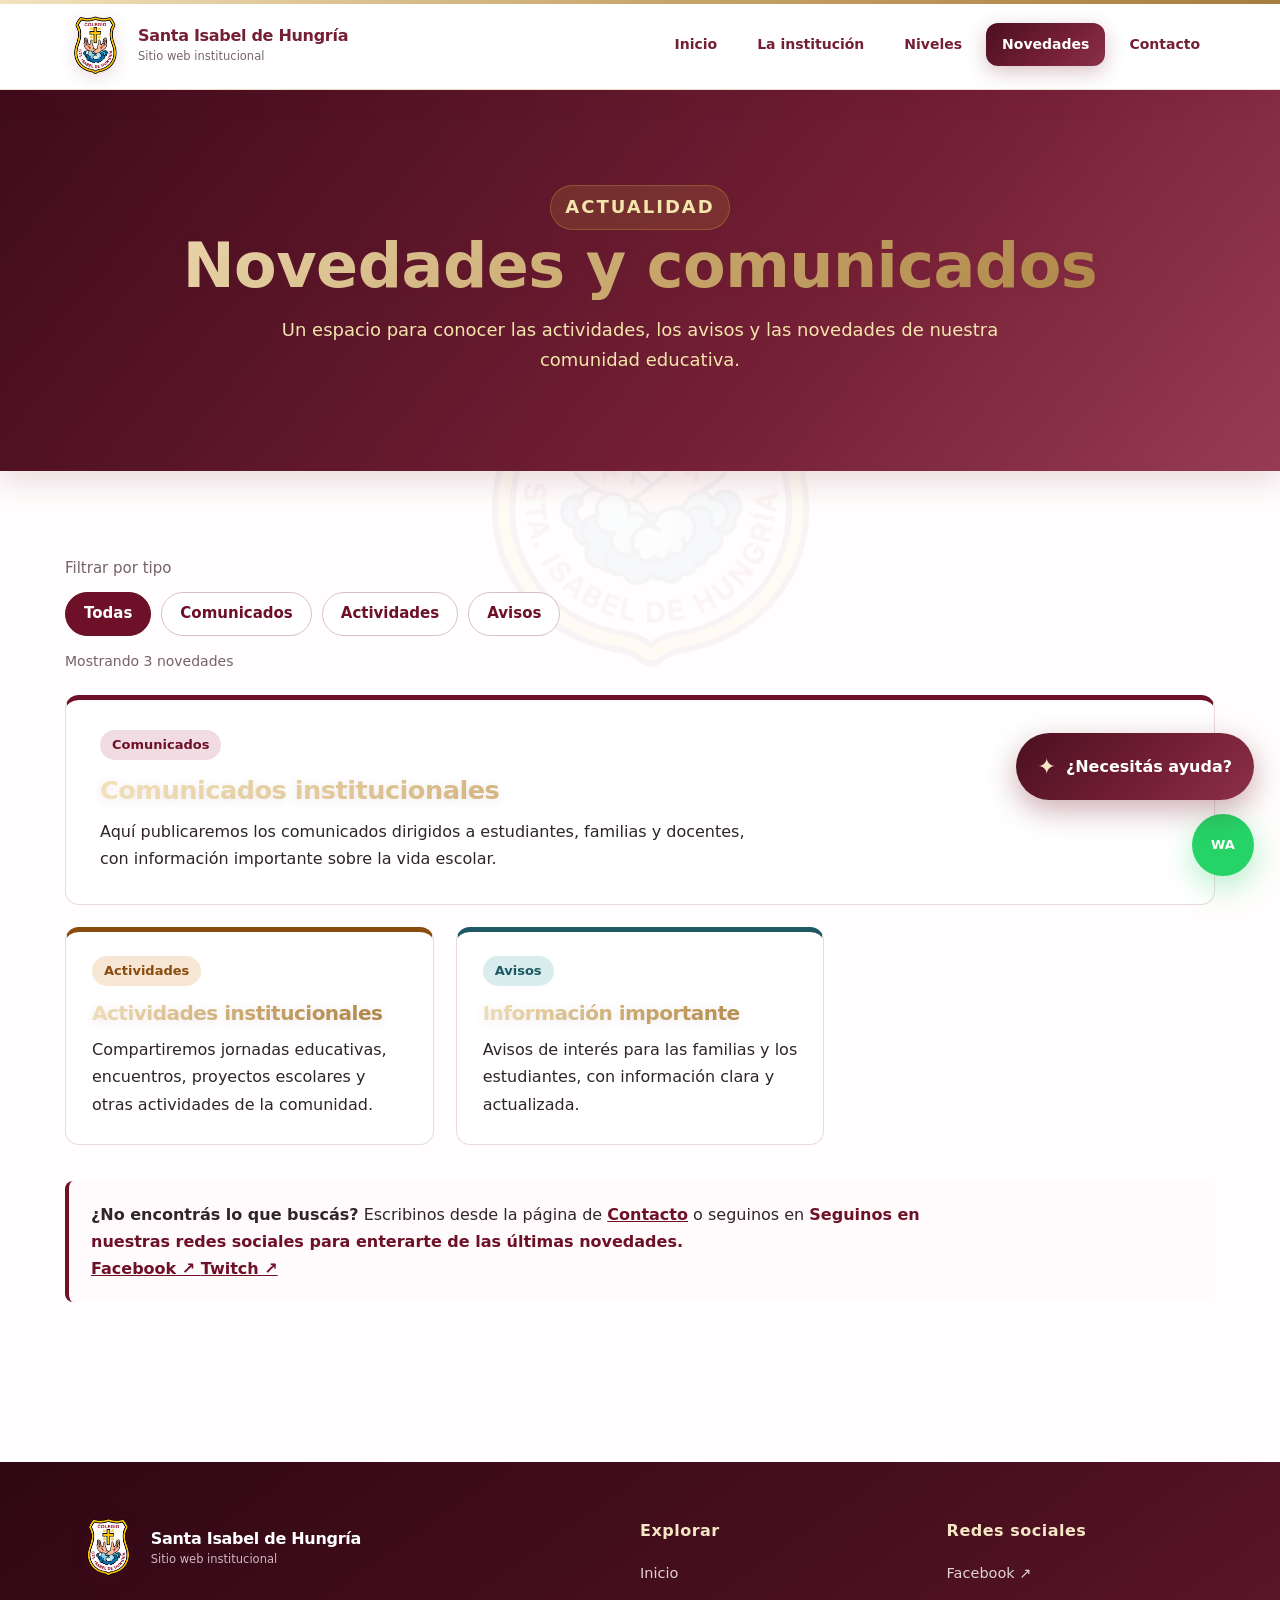
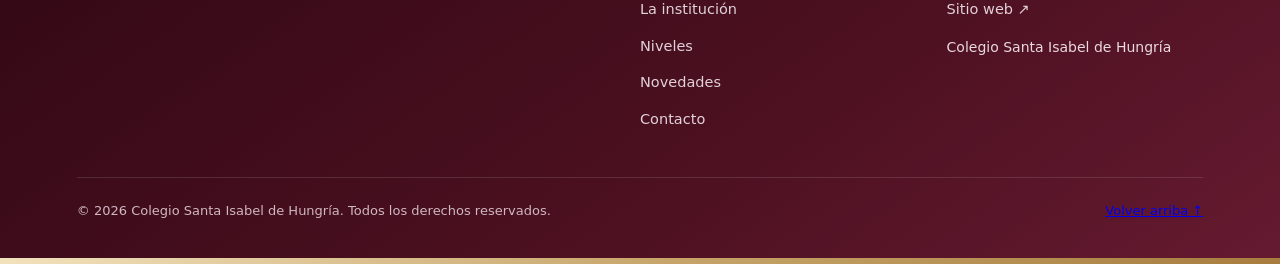
<file: noticias.html>
<!DOCTYPE html>
<html lang="es">
<head>
  <meta charset="UTF-8">
  <meta name="viewport" content="width=device-width, initial-scale=1.0">
  <meta name="theme-color" content="#6d1028">

  <meta
    name="description"
    content="Novedades, comunicados y avisos del Colegio Santa Isabel de Hungría."
  >

  <title>Novedades | Colegio Santa Isabel de Hungría</title>

  <link rel="stylesheet" href="style.css">
  <script src="configuracion.js" defer></script>
  <script src="script.js" defer></script>
  <script src="asistente.js"defer></script>
  <style>
    /* ---------- Accesibilidad ---------- */
    .salto {
      position: absolute;
      top: -100px;
      left: 15px;
      z-index: 1000;
      padding: 12px 18px;
      background: #6d1028;
      color: #ffffff;
      border-radius: 8px;
      text-decoration: none;
    }

    .salto:focus {
      top: 15px;
    }

    .novedades-contenedor a:focus-visible,
    .novedades-contenedor button:focus-visible {
      outline: 3px solid #6d1028;
      outline-offset: 3px;
    }

    /* ---------- Estructura ---------- */
    .novedades-contenedor {
      max-width: 1150px;
      margin: 0 auto;
    }

    /* ---------- Filtros ---------- */
    .novedades-filtros {
      display: flex;
      flex-wrap: wrap;
      gap: 10px;
      margin: 0 0 8px;
      padding: 0;
      border: 0;
    }

    .novedades-filtros legend {
      margin-bottom: 10px;
      padding: 0;
      color: #75616a;
      font-size: 15px;
    }

    .filtro {
      min-height: 44px;
      padding: 8px 18px;
      background: #ffffff;
      color: #6d1028;
      border: 1.5px solid #d9bfc8;
      border-radius: 999px;
      font: inherit;
      font-size: 15px;
      font-weight: 600;
      cursor: pointer;
      transition: background 0.2s ease, color 0.2s ease;
    }

    .filtro:hover {
      background: #f0dce2;
    }

    .filtro[aria-pressed="true"] {
      background: #6d1028;
      border-color: #6d1028;
      color: #ffffff;
    }

    .novedades-conteo {
      margin: 14px 0 22px;
      color: #75616a;
      font-size: 14px;
    }

    /* ---------- Tarjetas ---------- */
    .novedades-lista {
      display: grid;
      grid-template-columns: repeat(auto-fill, minmax(290px, 1fr));
      gap: 22px;
      margin: 0;
      padding: 0;
      list-style: none;
    }

    .novedad {
      --acento: #6d1028;
      --tinte: #f0dce2;
      display: flex;
      flex-direction: column;
      padding: 24px 26px 26px;
      background: #ffffff;
      color: #2f2429;
      border: 1px solid #ead9df;
      border-top: 5px solid var(--acento);
      border-radius: 14px;
    }

    .novedad[data-categoria="actividades"] {
      --acento: #8a4b0f;
      --tinte: #f6e6d3;
    }

    .novedad[data-categoria="avisos"] {
      --acento: #1d5a63;
      --tinte: #d9ecee;
    }

    .novedad[hidden] {
      display: none;
    }

    .novedad-meta {
      display: flex;
      flex-wrap: wrap;
      align-items: center;
      gap: 8px 14px;
      margin-bottom: 14px;
    }

    .novedad-categoria {
      padding: 4px 12px;
      background: var(--tinte);
      color: var(--acento);
      border-radius: 999px;
      font-size: 13px;
      font-weight: 700;
    }

    .novedad-fecha {
      color: #75616a;
      font-size: 14px;
    }

    .novedad h2 {
      margin: 0 0 10px;
      color: var(--acento);
      font-size: 1.25rem;
      line-height: 1.3;
    }

    .novedad p {
      max-width: 65ch;
      margin: 0;
      line-height: 1.7;
    }

    .novedad-enlace {
      align-self: flex-start;
      margin-top: 18px;
      color: var(--acento);
      font-weight: 700;
      text-underline-offset: 4px;
    }

    /* La primera novedad ocupa todo el ancho: es la más reciente */
    .novedad-destacada {
      grid-column: 1 / -1;
      padding: 30px 34px 32px;
    }

    .novedad-destacada h2 {
      font-size: 1.6rem;
    }

    /* ---------- Estado vacío ---------- */
    .novedades-vacio {
      padding: 28px;
      background: #fffafb;
      border: 1.5px dashed #d9bfc8;
      border-radius: 14px;
      text-align: center;
    }

    .novedades-vacio p {
      margin: 0 0 6px;
      line-height: 1.6;
    }

    /* ---------- Nota final ---------- */
    .novedades-aviso {
      margin-top: 36px;
      padding: 20px 22px;
      background: #fffafb;
      border-left: 4px solid #6d1028;
      border-radius: 8px;
      line-height: 1.7;
    }

    .novedades-aviso p {
      margin: 0;
    }

    .novedades-aviso a {
      color: #6d1028;
      font-weight: 600;
    }

    .pie-nota {
      color: #ead9df;
      font-size: 14px;
    }

    /* ---------- Responsive ---------- */
    @media (max-width: 720px) {
      .novedad,
      .novedad-destacada {
        padding: 20px;
      }

      .novedad-destacada h2 {
        font-size: 1.35rem;
      }

      .novedades-lista {
        grid-template-columns: 1fr;
      }
    }

    @media (prefers-reduced-motion: reduce) {
      .filtro {
        transition: none;
      }
    }
  </style>
</head>

<body>

  <!-- ACCESIBILIDAD -->
  <a class="salto" href="#contenido">
    Saltar al contenido
  </a>

  <!-- ENCABEZADO -->
  <header class="encabezado">

    <a class="marca" href="index.html" aria-label="Ir al inicio">

      <img
        class="escudo"
        src="logo.png"
        alt="Escudo del Colegio Santa Isabel de Hungría"
      >

      <span class="marca-texto">
        <strong>Santa Isabel de Hungría</strong>
        <small>Sitio web institucional</small>
      </span>

    </a>

    <button
      class="menu-toggle"
      type="button"
      aria-expanded="false"
      aria-controls="menu"
      aria-label="Abrir o cerrar el menú"
    >
      <span></span>
      <span></span>
      <span></span>
    </button>

    <nav
      id="menu"
      class="menu"
      aria-label="Navegación principal"
    >
      <a href="index.html">Inicio</a>
      <a href="institucion.html">La institución</a>
      <a href="niveles.html">Niveles</a>
      <a class="activo" href="noticias.html" aria-current="page">
        Novedades
      </a>
      <a href="contacto.html">Contacto</a>
    </nav>

  </header>

  <!-- CONTENIDO PRINCIPAL -->
  <main id="contenido">

    <section class="cabecera-pagina">

      <p class="etiqueta">ACTUALIDAD</p>

      <h1>Novedades y comunicados</h1>

      <p>
        Un espacio para conocer las actividades, los avisos y las
        novedades de nuestra comunidad educativa.
      </p>

    </section>

    <section class="seccion contenido-pagina">

      <div class="novedades-contenedor">

        <!-- FILTROS (se muestran solo si JavaScript está activo) -->
        <fieldset class="novedades-filtros" id="filtros" hidden>
          <legend>Filtrar por tipo</legend>
          <button class="filtro" type="button" data-filtro="todas" aria-pressed="true">Todas</button>
          <button class="filtro" type="button" data-filtro="comunicados" aria-pressed="false">Comunicados</button>
          <button class="filtro" type="button" data-filtro="actividades" aria-pressed="false">Actividades</button>
          <button class="filtro" type="button" data-filtro="avisos" aria-pressed="false">Avisos</button>
        </fieldset>

        <p class="novedades-conteo" id="conteo" role="status" aria-live="polite"></p>

        <!--
          CÓMO PUBLICAR UNA NOVEDAD
          1. Copiá una de las tarjetas de abajo y pegala PRIMERO en la lista
             (la primera se muestra destacada, a todo el ancho).
          2. Cambiá data-categoria por: comunicados, actividades o avisos.
          3. Cambiá el texto de la categoría, la fecha, el título y el resumen.
             La fecha va dos veces: en datetime="AAAA-MM-DD" y en el texto visible.
          4. Si no tiene fecha, borrá la línea <time>.
          5. Si hay una página o archivo con más información, agregá:
             <a class="novedad-enlace" href="archivo.pdf">Ver comunicado completo</a>
        -->

        <ul class="novedades-lista" id="lista">

          <li class="novedad novedad-destacada" data-categoria="comunicados">
            <div class="novedad-meta">
              <span class="novedad-categoria">Comunicados</span>
            </div>
            <h2>Comunicados institucionales</h2>
            <p>
              Aquí publicaremos los comunicados dirigidos a estudiantes,
              familias y docentes, con información importante sobre la
              vida escolar.
            </p>
          </li>

          <li class="novedad" data-categoria="actividades">
            <div class="novedad-meta">
              <span class="novedad-categoria">Actividades</span>
            </div>
            <h2>Actividades institucionales</h2>
            <p>
              Compartiremos jornadas educativas, encuentros, proyectos
              escolares y otras actividades de la comunidad.
            </p>
          </li>

          <li class="novedad" data-categoria="avisos">
            <div class="novedad-meta">
              <span class="novedad-categoria">Avisos</span>
            </div>
            <h2>Información importante</h2>
            <p>
              Avisos de interés para las familias y los estudiantes, con
              información clara y actualizada.
            </p>
          </li>

        </ul>

        <!-- ESTADO VACÍO (aparece si un filtro no tiene novedades) -->
        <div class="novedades-vacio" id="vacio" hidden>
          <p><strong>Todavía no hay novedades de este tipo.</strong></p>
          <p>Probá con otra categoría o elegí “Todas”.</p>
        </div>

        <div class="novedades-aviso">
          <p>
            <strong>¿No encontrás lo que buscás?</strong>
            Escribinos desde la página de
            <a href="contacto.html">Contacto</a> o seguinos en
            <a
<p>
  Seguinos en nuestras redes sociales para enterarte de las últimas novedades.
</p>

<div class="redes-sociales">
  <a
    href="https://www.facebook.com/people/Colegio-Santa-Isabel-De-Hungria-Oficial/100088083434587/"
    target="_blank"
    rel="noopener noreferrer"
  >
    Facebook ↗
  </a>

  <a
    href="https://www.twitch.tv/radiohungria"
    target="_blank"
    rel="noopener noreferrer"
  >
    Twitch ↗
  </a>
</div>
          </p>
        </div>

      </div>

    </section>

  </main>

  <!-- PIE DE PÁGINA -->
  <footer class="pie">

    <div class="pie-contenido">

      <a class="marca marca-pie" href="index.html">

        <img
          class="escudo"
          src="logo.png"
          alt="Escudo del Colegio Santa Isabel de Hungría"
        >

        <span class="marca-texto">
          <strong>Santa Isabel de Hungría</strong>
          <small>Sitio web institucional</small>
        </span>

      </a>

      <div>
        <h3>Explorar</h3>

        <nav class="pie-enlaces" aria-label="Enlaces del sitio">
          <a href="index.html">Inicio</a>
          <a href="institucion.html">La institución</a>
          <a href="niveles.html">Niveles</a>
          <a href="noticias.html">Novedades</a>
          <a href="contacto.html">Contacto</a>
        </nav>
      </div>

      <div>
        <h3>Redes sociales</h3>

        <nav class="pie-enlaces" aria-label="Redes sociales">
          <a
            href="https://www.facebook.com/people/Colegio-Santa-Isabel-De-Hungria-Oficial/100088083434587/"
            target="_blank"
            rel="noopener noreferrer"
          >
            Facebook ↗
          </a>

          <a
            href="https://colegiosantaisabeldehungria.com"
            target="_blank"
            rel="noopener noreferrer"
          >
            Sitio web ↗
          </a>
        </nav>

        <p class="pie-nota">
          Colegio Santa Isabel de Hungría
        </p>
      </div>

    </div>

    <div class="pie-final">

      <p>
        © <span id="anio"></span> Colegio Santa Isabel de Hungría.
        Todos los derechos reservados.
      </p>

      <a href="#contenido">Volver arriba ↑</a>

    </div>

  </footer>

  <script>
    /* Año del pie */
    const anio = document.getElementById("anio");

    if (anio) {
      anio.textContent = new Date().getFullYear();
    }

    /* Filtro de novedades */
    (function () {
      const filtros = document.getElementById("filtros");
      const lista = document.getElementById("lista");
      const vacio = document.getElementById("vacio");
      const conteo = document.getElementById("conteo");

      if (!filtros || !lista) return;

      const tarjetas = Array.from(lista.querySelectorAll(".novedad"));
      const botones = Array.from(filtros.querySelectorAll(".filtro"));

      filtros.hidden = false;

      function texto(n) {
        return n === 1 ? "1 novedad" : n + " novedades";
      }

      function aplicar(filtro) {
        let visibles = 0;

        tarjetas.forEach(function (tarjeta) {
          const coincide =
            filtro === "todas" || tarjeta.dataset.categoria === filtro;

          tarjeta.hidden = !coincide;
          tarjeta.classList.remove("novedad-destacada");

          if (coincide) {
            /* La primera visible siempre queda destacada */
            if (visibles === 0) tarjeta.classList.add("novedad-destacada");
            visibles++;
          }
        });

        botones.forEach(function (boton) {
          boton.setAttribute(
            "aria-pressed",
            String(boton.dataset.filtro === filtro)
          );
        });

        vacio.hidden = visibles !== 0;
        lista.hidden = visibles === 0;
        conteo.textContent = "Mostrando " + texto(visibles);
      }

      botones.forEach(function (boton) {
        boton.addEventListener("click", function () {
          aplicar(boton.dataset.filtro);
        });
      });

      aplicar("todas");
    })();
  </script>

  <!-- BOTÓN Y VENTANA DEL CHATBOT -->
  <button class="chatbot-toggle" type="button"
    aria-label="Abrir asistente virtual"
    aria-expanded="false" aria-controls="chatbot-panel">
    <span aria-hidden="true">✦</span>
    <span class="chatbot-texto">¿Necesitás ayuda?</span>
  </button>

  <section class="chatbot-panel" id="chatbot-panel"
    aria-label="Asistente virtual" hidden>
    <div class="chatbot-cabecera">
      <div>
        <strong>Asistente del colegio</strong>
        <small>Consultas frecuentes</small>
      </div>
      <button class="chatbot-cerrar" type="button"
        aria-label="Cerrar asistente">×</button>
    </div>

    <div class="chatbot-mensajes" aria-live="polite">
      <p class="mensaje mensaje-bot">
        ¡Hola! 👋 Soy el asistente virtual del colegio.
        ¿Sobre qué te gustaría consultar?
      </p>
    </div>

    <div class="chatbot-opciones">
      <button type="button" data-pregunta="inscripciones">
        Inscripciones
      </button>
      <button type="button" data-pregunta="niveles">
        Niveles educativos
      </button>
      <button type="button" data-pregunta="horarios">
        Horarios
      </button>
      <button type="button" data-pregunta="contacto">
        Contacto
      </button>
    </div>

    <form class="chatbot-form">
      <label class="solo-lectores" for="chatbot-input">
        Escribí tu consulta
      </label>
      <input id="chatbot-input" name="consulta"
        type="text" maxlength="300"
        placeholder="Escribí tu consulta..."
        autocomplete="off" required>
      <button type="submit" aria-label="Enviar consulta">➤</button>
    </form>
    <p class="chatbot-aviso">Asistente automático de consultas frecuentes.</p>
  </section>


  <button class="volver-arriba" type="button" aria-label="Volver arriba" title="Volver arriba">↑</button>

</body>
</html>
</file>
<file: style.css>
/* ========================================
   COLEGIO SANTA ISABEL DE HUNGRÍA
   DISEÑO PREMIUM ULTRA ATRACTIVO
======================================== */

/* TÍTULO PRINCIPAL DE PORTADA EN DORADO */
.portada h1 {
    background: var(--degradado-dorado);
    -webkit-background-clip: text;
    background-clip: text;
    -webkit-text-fill-color: transparent;
    color: var(--dorado-claro);
    filter: drop-shadow(0 2px 8px rgba(0, 0, 0, .22));
}

* {
  box-sizing: border-box;
}

html {
  scroll-behavior: smooth;
  scroll-padding-top: 95px;
}

body {
  margin: 0;
  color: var(--texto);
  background: var(--fondo);
  font-family: "Segoe UI", system-ui, -apple-system, sans-serif;
  line-height: 1.7;
  position: relative;
  isolation: isolate;
}

/* Marca de agua sutil del escudo en el fondo */
body::before {
  content: "";
  position: fixed;
  inset: 0;
  z-index: -1;
  pointer-events: none;
  background-image: url("logo.png");
  background-repeat: no-repeat;
  background-position: center;
  background-size: min(450px, 75vw);
  opacity: 0.035;
}

/* Línea de degradado dorado arriba del todo */
body::after {
  content: "";
  position: fixed;
  top: 0;
  left: 0;
  width: 100%;
  height: 4px;
  background: var(--degradado-dorado);
  z-index: 9999;
}

/* ENCABEZADO STICKY PREMIUM */
.encabezado {
  min-height: 90px;
  display: flex;
  align-items: center;
  justify-content: space-between;
  gap: 24px;
  padding: 12px clamp(20px, 5vw, 80px);
  background: rgba(255, 255, 255, 0.92);
  border-bottom: 1px solid rgba(212, 175, 55, 0.2);
  box-shadow: 0 8px 30px rgba(109, 16, 40, 0.06);
  position: sticky;
  top: 0;
  z-index: 100;
  backdrop-filter: blur(16px);
  -webkit-backdrop-filter: blur(16px);
}

.marca {
  display: inline-flex;
  align-items: center;
  gap: 14px;
  min-width: 0;
  text-decoration: none;
  color: var(--azul);
}

.escudo {
  width: 60px;
  height: 60px;
  object-fit: contain;
  flex-shrink: 0;
  filter: drop-shadow(0 4px 8px rgba(109, 16, 40, 0.15));
}

.marca-texto {
  display: flex;
  flex-direction: column;
  line-height: 1.25;
}

.marca-texto strong {
  font-size: 16px;
  font-weight: 800;
  letter-spacing: -0.3px;
}

.marca-texto small {
  margin-top: 3px;
  color: #78656f;
  font-size: 11.5px;
  font-weight: 500;
}

.menu {
  display: flex;
  align-items: center;
  gap: 8px;
}

.menu a {
  color: var(--azul);
  text-decoration: none;
  font-size: 14px;
  font-weight: 700;
  padding: 10px 16px;
  border-radius: 12px;
  transition: all 0.3s cubic-bezier(0.4, 0, 0.2, 1);
}

.menu a:hover,
.menu a.activo {
  background: var(--degradado-institucional);
  color: #ffffff;
  box-shadow: 0 6px 20px rgba(109, 16, 40, 0.25);
}

.menu-toggle {
  display: none;
  background: none;
  border: 0;
  cursor: pointer;
  padding: 8px;
}

.menu-toggle span {
  display: block;
  width: 26px;
  height: 2.5px;
  margin: 5px 0;
  background: var(--azul);
  border-radius: 2px;
  transition: transform 0.3s ease;
}

/* PORTADA ESPECTACULAR */
.portada {
  position: relative;
  min-height: min(780px, 88vh);
  display: flex;
  align-items: center;
  overflow: hidden;
  color: var(--blanco);
  background: var(--azul) url("colegio.jpeg") center / cover no-repeat;
}

.video-fondo,
.portada-capa {
  position: absolute;
  inset: 0;
  width: 100%;
  height: 100%;
}

.video-fondo {
  object-fit: cover;
}

.portada-capa {
  background:
    linear-gradient(90deg,
      rgba(45, 4, 16, 0.95) 0%,
      rgba(109, 16, 40, 0.8) 55%,
      rgba(109, 16, 40, 0.4) 100%),
    linear-gradient(0deg,
      rgba(45, 4, 16, 0.4),
      transparent 60%);
}

.portada-contenido {
  position: relative;
  z-index: 1;
  max-width: 920px;
  padding: 95px clamp(24px, 9vw, 140px);
}

.etiqueta {
  display: inline-block;
  margin-bottom: 16px;
  padding: 6px 14px;
  background: rgba(212, 175, 55, 0.15);
  border: 1px solid rgba(212, 175, 55, 0.3);
  border-radius: 30px;
  color: var(--dorado-claro);
  font-size: 11.5px;
  font-weight: 800;
  letter-spacing: 2px;
  text-transform: uppercase;
}

.etiqueta-oscura {
  background: rgba(109, 16, 40, 0.08);
  border-color: rgba(109, 16, 40, 0.15);
  color: #891f3b;
}

.portada h1 {
  max-width: 820px;
  margin: 0 0 24px;
  font-size: clamp(40px, 6vw, 75px);
  line-height: 1.05;
  letter-spacing: -2px;
  font-weight: 800;
}

.portada-contenido > p {
  max-width: 640px;
  margin-bottom: 35px;
  color: rgba(255, 255, 255, 0.9);
  font-size: clamp(16px, 2.1vw, 20px);
}

.botones-portada {
  display: flex;
  flex-wrap: wrap;
  gap: 15px;
}

.boton {
  display: inline-flex;
  align-items: center;
  justify-content: center;
  min-height: 52px;
  padding: 14px 28px;
  border: 1px solid transparent;
  border-radius: 14px;
  font: inherit;
  font-size: 15px;
  font-weight: 750;
  text-align: center;
  text-decoration: none;
  cursor: pointer;
  transition: all 0.3s cubic-bezier(0.4, 0, 0.2, 1);
}

.boton:hover {
  transform: translateY(-4px);
  box-shadow: 0 12px 25px rgba(0, 0, 0, 0.2);
}

.boton-dorado {
  background: var(--degradado-dorado);
  color: #3a2202;
  border-color: transparent;
  font-weight: 800;
  box-shadow: 0 6px 20px rgba(212, 175, 55, 0.35);
}

.boton-dorado:hover {
  filter: brightness(1.08);
  box-shadow: 0 10px 30px rgba(212, 175, 55, 0.5);
}

.boton-transparente {
  border-color: rgba(255, 255, 255, 0.5);
  background: rgba(255, 255, 255, 0.08);
  color: var(--blanco);
  backdrop-filter: blur(8px);
}

.boton-transparente:hover {
  background: rgba(255, 255, 255, 0.18);
  border-color: #ffffff;
}

.boton-oscuro {
  background: var(--degradado-institucional);
  color: var(--blanco);
}

.indicador-scroll {
  position: absolute;
  right: 6%;
  bottom: 30px;
  z-index: 1;
  color: white;
  text-decoration: none;
  font-size: 13.5px;
  font-weight: 600;
  display: flex;
  align-items: center;
  gap: 6px;
  opacity: 0.85;
  transition: opacity 0.2s ease;
}

.indicador-scroll:hover {
  opacity: 1;
}

/* SECCIONES Y TÍTULOS CON DEGRADADO DORADO */
.seccion {
  width: min(1240px, 100%);
  margin: auto;
  padding: 85px 24px;
}

.seccion-titulo {
  max-width: 780px;
  margin: 0 auto 45px;
  text-align: center;
}

.seccion-titulo h2,
.franja h2,
.contenido-pagina h2,
.cabecera-pagina h1 {
  background: var(--degradado-dorado);
  -webkit-background-clip: text;
  -webkit-text-fill-color: transparent;
  font-size: clamp(30px, 4vw, 46px);
  line-height: 1.15;
  margin: 0 0 16px;
  font-weight: 800;
  letter-spacing: -0.5px;
  filter: drop-shadow(0 2px 4px rgba(109, 16, 40, 0.1));
}

.seccion-titulo p {
  margin: 0;
  color: #6a535e;
  font-size: 17px;
}

.bienvenida {
  padding-bottom: 40px;
}

/* TARJETAS PREMIUM DE ALTO IMPACTO */
.tarjetas {
  display: grid;
  grid-template-columns: repeat(4, minmax(0, 1fr));
  gap: 24px;
}

.tarjeta {
  display: flex;
  flex-direction: column;
  align-items: flex-start;
  min-height: 290px;
  padding: 32px 26px;
  border: 1px solid var(--borde);
  border-radius: var(--radio);
  background: rgba(255, 255, 255, 0.98);
  box-shadow: var(--sombra);
  color: inherit;
  text-decoration: none;
  position: relative;
  overflow: hidden;
  transition: all 0.35s cubic-bezier(0.4, 0, 0.2, 1);
}

.tarjeta::before {
  content: "";
  position: absolute;
  top: 0;
  left: 0;
  width: 100%;
  height: 4px;
  background: var(--degradado-dorado);
  opacity: 0;
  transition: opacity 0.3s ease;
}

.tarjeta:hover {
  transform: translateY(-10px);
  box-shadow: var(--sombra-hover);
  border-color: #d4af37;
}

.tarjeta:hover::before {
  opacity: 1;
}

.tarjeta-icono {
  width: 52px;
  height: 52px;
  display: grid;
  place-items: center;
  margin-bottom: 20px;
  border-radius: 16px;
  background: linear-gradient(135deg, #fdf5e6, #f5e5ea);
  color: #891f3b;
  font-size: 24px;
  box-shadow: inset 0 2px 6px rgba(109, 16, 40, 0.05);
}

.tarjeta h3 {
  margin: 0 0 10px;
  color: var(--azul);
  font-size: 20px;
  font-weight: 750;
}

.tarjeta p {
  margin: 0 0 20px;
  color: #6a535e;
  font-size: 14.5px;
  line-height: 1.6;
}

.tarjeta-enlace {
  margin-top: auto;
  color: #891f3b;
  font-size: 14px;
  font-weight: 800;
  display: inline-flex;
  align-items: center;
  gap: 4px;
  transition: gap 0.2s ease;
}

.tarjeta:hover .tarjeta-enlace {
  gap: 8px;
}

/* FRANJA DESTACADA */
.franja {
  display: flex;
  align-items: center;
  justify-content: space-between;
  gap: 30px;
  margin: 35px auto;
  padding: 55px clamp(28px, 7vw, 95px);
  width: min(1180px, calc(100% - 48px));
  border-radius: 26px;
  color: white;
  background: var(--degradado-institucional);
  box-shadow: var(--sombra);
  position: relative;
  overflow: hidden;
}

.franja::after {
  content: "";
  position: absolute;
  inset: 0;
  background: radial-gradient(circle at top right, rgba(212, 175, 55, 0.2), transparent 60%);
  pointer-events: none;
}

.franja h2 {
  font-size: clamp(26px, 3.2vw, 38px);
  margin-bottom: 10px;
}

.franja p {
  margin-bottom: 0;
  color: #f3e5ab;
  font-size: 17px;
}

/* GALERÍA DE EFECTO VISUAL */
.galeria {
  display: grid;
  grid-template-columns: repeat(2, minmax(0, 1fr));
  gap: 24px;
}

.foto-galeria {
  position: relative;
  display: block;
  min-width: 0;
  height: 300px;
  overflow: hidden;
  padding: 0;
  border: 0;
  border-radius: var(--radio);
  background: var(--azul);
  cursor: zoom-in;
  text-align: left;
  box-shadow: var(--sombra);
  transition: transform 0.3s ease, box-shadow 0.3s ease;
}

.foto-galeria:hover {
  transform: translateY(-6px);
  box-shadow: var(--sombra-hover);
}

.foto-galeria img {
  display: block;
  width: 100%;
  height: 100%;
  object-fit: cover;
  transition: transform 0.6s cubic-bezier(0.4, 0, 0.2, 1);
}

.foto-galeria:hover img {
  transform: scale(1.08);
}

.foto-galeria span {
  position: absolute;
  inset: auto 0 0;
  padding: 50px 22px 20px;
  background: linear-gradient(transparent, rgba(35, 5, 13, 0.92));
  color: white;
  font-weight: 750;
  font-size: 16px;
}

/* PÁGINAS INTERNAS */
.cabecera-pagina {
  padding: 95px 24px;
  text-align: center;
  color: white;
  background: var(--degradado-institucional);
  position: relative;
  box-shadow: 0 10px 30px rgba(109, 16, 40, 0.15);
}

.cabecera-pagina h1 {
  font-size: clamp(38px, 5.5vw, 62px);
  margin-bottom: 14px;
}

.cabecera-pagina p {
  max-width: 720px;
  margin: auto;
  color: #f3e5ab;
  font-size: 18px;
}

.contenido-pagina {
  min-height: 320px;
}

.contenido-pagina p {
  max-width: 860px;
}

/* PIE DE PÁGINA PREMIUM CON DEGRADADO INFERIOR */
.pie {
  margin-top: 75px;
  padding: 55px clamp(24px, 6vw, 90px) 20px;
  color: #f0e6eb;
  background: #3c0617;
  position: relative;
}

.pie::after {
  content: "";
  position: absolute;
  bottom: 0;
  left: 0;
  width: 100%;
  height: 6px;
  background: var(--degradado-dorado);
}

.pie-contenido {
  display: grid;
  grid-template-columns: 2fr 1fr 1fr;
  gap: 50px;
  max-width: 1240px;
  margin: auto;
  padding-bottom: 45px;
}

.marca-pie {
  align-self: start;
  color: white;
}

.marca-pie .marca-texto small {
  color: #d1b7c3;
}

.pie h3 {
  margin-top: 0;
  color: var(--dorado-claro);
  font-size: 16px;
  font-weight: 750;
  letter-spacing: 0.5px;
}

.pie-enlaces,
.pie-redes {
  display: flex;
  flex-direction: column;
  align-items: flex-start;
  gap: 12px;
}

.pie-enlaces a,
.pie-redes a {
  color: #e2d1d9;
  text-decoration: none;
  font-size: 14.5px;
  transition: color 0.2s ease, transform 0.2s ease;
}

.pie-enlaces a:hover,
.pie-redes a:hover {
  color: var(--dorado-claro);
  transform: translateX(4px);
}

.pie-final {
  display: flex;
  flex-wrap: wrap;
  justify-content: space-between;
  gap: 12px 20px;
  padding: 22px 0;
  border-top: 1px solid rgba(255, 255, 255, 0.12);
  color: #d1b7c3;
  font-size: 13px;
}

.pie-final p {
  margin: 0;
}

/* CHATBOT Y BOTONES FLOTANTES */
.chatbot-toggle {
  position: fixed;
  right: 26px;
  bottom: 100px;
  z-index: 200;
  display: flex;
  align-items: center;
  gap: 10px;
  padding: 15px 22px;
  border: 0;
  border-radius: 999px;
  background: var(--degradado-institucional);
  color: white;
  box-shadow: 0 10px 30px rgba(109, 16, 40, 0.35);
  font: inherit;
  font-weight: 750;
  cursor: pointer;
  transition: transform 0.3s cubic-bezier(0.4, 0, 0.2, 1), box-shadow 0.3s ease;
}

.chatbot-toggle:hover {
  transform: translateY(-4px);
  box-shadow: 0 15px 35px rgba(109, 16, 40, 0.45);
}

.chatbot-toggle > span:first-child {
  color: var(--dorado-claro);
  font-size: 22px;
}

.chatbot-panel {
  position: fixed;
  right: 26px;
  bottom: 168px;
  z-index: 210;
  display: flex;
  flex-direction: column;
  width: min(380px, calc(100vw - 32px));
  max-height: min(540px, calc(100dvh - 190px));
  overflow: hidden;
  border: 1px solid var(--borde);
  border-radius: 22px;
  background: white;
  box-shadow: 0 20px 70px rgba(10, 25, 45, 0.22);
}

.chatbot-panel[hidden] {
  display: none;
}

.chatbot-cabecera {
  display: flex;
  justify-content: space-between;
  align-items: center;
  gap: 15px;
  padding: 20px;
  background: var(--degradado-institucional);
  color: white;
}

.chatbot-cabecera > div {
  display: flex;
  flex-direction: column;
}

.chatbot-cabecera small {
  color: #f3e5ab;
  font-size: 12.5px;
}

.chatbot-cerrar,
.visor-cerrar {
  border: 0;
  background: transparent;
  color: inherit;
  font-size: 28px;
  cursor: pointer;
  transition: transform 0.2s ease;
}

.chatbot-cerrar:hover,
.visor-cerrar:hover {
  transform: scale(1.1);
}

.chatbot-mensajes {
  display: flex;
  flex-direction: column;
  gap: 10px;
  min-height: 120px;
  max-height: 230px;
  overflow-y: auto;
  padding: 18px;
}

.mensaje {
  max-width: 92%;
  margin: 0;
  padding: 12px 14px;
  border-radius: 14px;
  font-size: 13.5px;
  overflow-wrap: anywhere;
  white-space: pre-line;
}

.mensaje-bot {
  align-self: flex-start;
  background: #fcf1f4;
  color: var(--texto);
  border-bottom-left-radius: 4px;
}

.mensaje-usuario {
  align-self: flex-end;
  background: var(--azul);
  color: white;
  border-bottom-right-radius: 4px;
}

.chatbot-opciones {
  display: flex;
  flex-wrap: wrap;
  gap: 8px;
  padding: 0 16px 14px;
}

.chatbot-opciones button {
  padding: 8px 12px;
  border: 1px solid #ead9df;
  border-radius: 20px;
  background: white;
  color: var(--azul);
  font: inherit;
  font-size: 12.5px;
  font-weight: 600;
  cursor: pointer;
  transition: all 0.2s ease;
}

.chatbot-opciones button:hover {
  background: #fdf5e6;
  border-color: #d4af37;
}

.chatbot-form {
  display: flex;
  gap: 10px;
  padding: 14px;
  border-top: 1px solid var(--borde);
  background: #fff9fb;
}

.chatbot-form input {
  flex: 1;
  min-width: 0;
  padding: 12px 14px;
  border: 1px solid #d9c4cc;
  border-radius: 12px;
  font: inherit;
  background: white;
}

.chatbot-form input:focus {
  outline: 2px solid #d4af37;
  border-color: #d4af37;
}

.chatbot-form button {
  width: 46px;
  border: 0;
  border-radius: 12px;
  background: var(--degradado-institucional);
  color: white;
  font-size: 18px;
  cursor: pointer;
  transition: filter 0.2s ease;
}

.chatbot-form button:hover {
  filter: brightness(1.1);
}

.chatbot-aviso {
  margin: 0;
  padding: 0 16px 14px;
  color: #78656f;
  font-size: 10.5px;
}

/* WHATSAPP FLOTANTE */
.whatsapp-flotante {
  position: fixed;
  right: 26px;
  bottom: 24px;
  z-index: 190;
  display: grid;
  place-items: center;
  width: 62px;
  height: 62px;
  border-radius: 50%;
  background: #25d366;
  color: white;
  box-shadow: 0 10px 30px rgba(37, 211, 102, 0.35);
  text-decoration: none;
  transition: transform 0.3s cubic-bezier(0.4, 0, 0.2, 1), box-shadow 0.3s ease;
}

.whatsapp-flotante:hover {
  transform: scale(1.12);
  box-shadow: 0 15px 35px rgba(37, 211, 102, 0.5);
}

.whatsapp-flotante svg {
  width: 33px;
  height: 33px;
}

/* VISOR DE FOTOGRAFÍAS */
.visor-imagen {
  position: fixed;
  width: min(920px, calc(100% - 32px));
  max-width: 920px;
  max-height: 90dvh;
  padding: 24px;
  border: 0;
  border-radius: 22px;
  background: white;
  box-shadow: 0 25px 80px rgba(0, 0, 0, 0.35);
}

.visor-imagen::backdrop {
  background: rgba(10, 20, 35, 0.88);
  backdrop-filter: blur(5px);
}

.visor-imagen img {
  display: block;
  max-width: 100%;
  max-height: 70dvh;
  margin: auto;
  object-fit: contain;
  border-radius: 12px;
}

.visor-imagen p {
  margin: 15px 0 0;
  text-align: center;
  font-weight: 600;
  color: var(--azul);
}

.visor-cerrar {
  display: block;
  margin-left: auto;
  color: var(--azul);
}

/* VOLVER ARRIBA */
.volver-arriba {
  position: fixed;
  right: 32px;
  bottom: 175px;
  z-index: 150;
  width: 44px;
  height: 44px;
  border: 0;
  border-radius: 50%;
  background: var(--degradado-dorado);
  color: #3a2202;
  font-size: 20px;
  font-weight: 900;
  box-shadow: 0 6px 20px rgba(212, 175, 55, 0.4);
  cursor: pointer;
  opacity: 0;
  pointer-events: none;
  transform: translateY(15px);
  transition: all 0.3s cubic-bezier(0.4, 0, 0.2, 1);
}

.volver-arriba.visible {
  opacity: 1;
  pointer-events: auto;
  transform: translateY(0);
}

.volver-arriba:hover {
  transform: translateY(-4px);
  filter: brightness(1.08);
}

/* ANIMACIONES GLOBALES */
.revelar {
  opacity: 0;
  transform: translateY(25px);
  transition: opacity 0.8s cubic-bezier(0.16, 1, 0.3, 1), transform 0.8s cubic-bezier(0.16, 1, 0.3, 1);
}

.revelar.visible {
  opacity: 1;
  transform: translateY(0);
}

@keyframes entrada-suave {
  from {
    opacity: 0;
    transform: translateY(25px);
  }
  to {
    opacity: 1;
    transform: translateY(0);
  }
}

.portada-contenido {
  animation: entrada-suave 0.9s cubic-bezier(0.16, 1, 0.3, 1) both;
}

.solo-lectores {
  position: absolute;
  width: 1px;
  height: 1px;
  padding: 0;
  margin: -1px;
  overflow: hidden;
  clip-path: inset(50%);
  white-space: nowrap;
  border: 0;
}

/* ACCESIBILIDAD MEJORADA */
a:focus-visible,
button:focus-visible,
input:focus-visible {
  outline: 3px solid #d4af37;
  outline-offset: 4px;
}

@media (prefers-reduced-motion: reduce) {
  *,
  *::before,
  *::after {
    scroll-behavior: auto !important;
    animation-duration: 0.01ms !important;
    animation-iteration-count: 1 !important;
    transition-duration: 0.01ms !important;
  }
  .revelar {
    opacity: 1;
    transform: none;
  }
}

/* ADAPTABILIDAD RESPONSIVE (TABLETS Y MÓVILES) */
@media (max-width: 1000px) {
  .encabezado {
    padding-inline: 22px;
  }
  .menu {
    gap: 2px;
  }
  .menu a {
    padding: 8px 10px;
    font-size: 13px;
  }
  .tarjetas {
    grid-template-columns: repeat(2, minmax(0, 1fr));
  }
  .pie-contenido {
    grid-template-columns: 1.5fr 1fr 1fr;
    gap: 30px;
  }
}

@media (max-width: 720px) {
  .encabezado {
    min-height: 78px;
    padding: 10px 18px;
  }
  .escudo {
    width: 48px;
    height: 48px;
  }
  .marca-texto strong {
    max-width: 210px;
    font-size: 13px;
  }
  .marca-texto small {
    font-size: 10px;
  }
  .menu-toggle {
    display: block;
    flex-shrink: 0;
  }
  .menu {
    position: absolute;
    top: 100%;
    left: 0;
    right: 0;
    display: none;
    align-items: stretch;
    flex-direction: column;
    gap: 4px;
    padding: 15px 20px 22px;
    background: rgba(255, 255, 255, 0.98);
    box-shadow: 0 15px 30px rgba(109, 16, 40, 0.15);
    backdrop-filter: blur(16px);
  }
  .menu.abierto {
    display: flex;
  }
  .menu a {
    padding: 12px;
    font-size: 15px;
    border-radius: 10px;
  }
  .portada {
    min-height: 640px;
  }
  .portada-contenido {
    padding: 75px 22px;
  }
  .portada h1 {
    font-size: clamp(34px, 9vw, 52px);
    letter-spacing: -1px;
  }
  .seccion {
    padding: 60px 20px;
  }
  .tarjetas {
    grid-template-columns: 1fr;
  }
  .tarjeta {
    min-height: auto;
  }
  .franja {
    align-items: flex-start;
    flex-direction: column;
    width: calc(100% - 32px);
    padding: 35px 24px;
  }
  .galeria {
    grid-template-columns: 1fr;
  }
  .foto-galeria {
    height: 260px;
  }
  .pie-contenido {
    grid-template-columns: 1fr;
    gap: 35px;
  }
  .pie-final {
    flex-direction: column;
    text-align: center;
  }
  .chatbot-toggle {
    right: 18px;
    bottom: 90px;
    padding: 12px 18px;
  }
  .chatbot-panel {
    right: 12px;
    bottom: 150px;
    width: calc(100vw - 24px);
  }
  .whatsapp-flotante {
    right: 18px;
    bottom: 18px;
    width: 56px;
    height: 56px;
  }
  .volver-arriba {
    right: 24px;
    bottom: 160px;
  }
}

/* ========================================
   AJUSTES DE TERMINACIÓN Y COMPATIBILIDAD
======================================== */
:root {
  --azul: #741f35;
  --azul-claro: #8b3048;
  --dorado: #c7a56a;
  --dorado-oscuro: #a77d3f;
  --dorado-claro: #f5e7c4;
  --fondo: #fffdfd;
  --texto: #30252a;
  --borde: #eadfe2;
  --sombra: 0 14px 38px rgba(65, 18, 34, .09);
  --sombra-hover: 0 22px 48px rgba(65, 18, 34, .16);
  --degradado-dorado: linear-gradient(135deg, #f2e2bd 0%, #c7a56a 52%, #a77d3f 100%);
  --degradado-institucional: linear-gradient(135deg, #4b1020 0%, #741f35 58%, #8b3048 100%);
}

.encabezado {
  border-bottom-color: rgba(199, 165, 106, .35);
}

.portada {
  min-height: min(790px, 88vh);
  background-image: url("portada.jpg"), url("colegio.jpeg");
  background-position: center 45%;
  background-size: cover;
}

.video-fondo {
  background: url("portada.jpg") center / cover no-repeat;
}

.portada-capa {
  background: linear-gradient(90deg, rgba(42, 5, 17, .91) 0%, rgba(74, 12, 31, .72) 52%, rgba(74, 12, 31, .28) 100%),
              linear-gradient(0deg, rgba(34, 5, 14, .46), transparent 62%);
}

.tarjeta, .nivel-tarjeta, .novedad-tarjeta, .contacto-informacion, .formulario {
  border: 1px solid rgba(116, 31, 53, .10);
  box-shadow: var(--sombra);
}

.tarjeta:hover, .nivel-tarjeta:hover, .novedad-tarjeta:hover {
  box-shadow: var(--sombra-hover);
}

.cabecera-pagina {
  background: linear-gradient(130deg, #3f0b1b 0%, #741f35 62%, #963b53 100%);
}

.nivel-nota {
  background: #fbf4e8;
  border-left-color: var(--dorado);
}

.foto-galeria {
  border: 1px solid rgba(199, 165, 106, .45);
}

.pie {
  background: linear-gradient(145deg, #300713 0%, #4b1020 58%, #651a30 100%);
}

@media (max-width: 720px) {
  .portada { min-height: 650px; background-position: center; }
  .portada-capa { background: linear-gradient(90deg, rgba(42, 5, 17, .88), rgba(74, 12, 31, .55)); }
}

/* El contenido sigue visible aunque JavaScript esté desactivado. */
.revelar { opacity: 1; transform: none; }
html.js-ready .revelar { opacity: 0; transform: translateY(25px); }
html.js-ready .revelar.visible { opacity: 1; transform: translateY(0); }
@media (prefers-reduced-motion: reduce) {
  html.js-ready .revelar { opacity: 1; transform: none; }
}


.whatsapp-flotante span {
  color: #ffffff;
  font-size: 13px;
  font-weight: 800;
  letter-spacing: .2px;
}


/* Enlace para saltar directamente al contenido principal. */
.salto {
  position: absolute;
  top: -100px;
  left: 16px;
  z-index: 10000;
  padding: 12px 18px;
  border-radius: 8px;
  background: #4b1020;
  color: #ffffff;
  text-decoration: none;
}
.salto:focus { top: 16px; }


/* ========================================
   NAVEGACIÓN Y TARJETAS: DISEÑO MOBILE-FIRST
======================================== */
.botones-portada {
  gap: 12px;
}

.boton {
  min-height: 48px;
  padding: 13px 22px;
  border-radius: 12px;
  transition: transform .2s ease, box-shadow .2s ease, background-color .2s ease;
}

.tarjetas {
  gap: 18px;
}

.tarjeta {
  min-height: 260px;
  border-radius: 18px;
  padding: 26px 24px;
}

.tarjeta:focus-visible, .boton:focus-visible, .menu a:focus-visible {
  outline: 3px solid var(--dorado);
  outline-offset: 4px;
}

@media (max-width: 720px) {
  .portada {
    min-height: min(690px, calc(100svh - 78px));
    min-height: max(570px, min(690px, calc(100vh - 78px)));
  }
  .portada-contenido {
    width: 100%;
    padding: 58px 22px 76px;
  }
  .portada-contenido > p {
    margin-bottom: 25px;
    font-size: 16px;
    line-height: 1.65;
  }
  .botones-portada {
    width: 100%;
  }
  .botones-portada .boton {
    width: 100%;
    min-height: 52px;
    font-size: 15px;
  }
  .seccion-tarjetas {
    padding-top: 42px;
    padding-bottom: 48px;
  }
  .tarjetas {
    grid-template-columns: 1fr;
    gap: 12px;
  }
  .tarjeta {
    min-height: 0;
    display: grid;
    grid-template-columns: 48px minmax(0, 1fr) auto;
    grid-template-rows: auto auto;
    align-items: center;
    column-gap: 14px;
    row-gap: 3px;
    padding: 17px 16px;
    border-radius: 15px;
  }
  .tarjeta::before {
    width: 3px;
    height: 100%;
    opacity: 1;
    background: var(--degradado-institucional);
  }
  .tarjeta-icono {
    grid-column: 1;
    grid-row: 1 / span 2;
    width: 44px;
    height: 44px;
    margin: 0;
    border-radius: 13px;
    font-size: 13px;
    font-weight: 800;
    letter-spacing: .5px;
  }
  .tarjeta h3 {
    grid-column: 2;
    grid-row: 1;
    margin: 0;
    font-size: 16px;
    line-height: 1.3;
  }
  .tarjeta p {
    grid-column: 2;
    grid-row: 2;
    margin: 2px 0 0;
    font-size: 13px;
    line-height: 1.45;
  }
  .tarjeta-enlace {
    grid-column: 3;
    grid-row: 1 / span 2;
    align-self: center;
    margin: 0;
    font-size: 0;
  }
  .tarjeta-enlace::after {
    content: "→";
    font-size: 22px;
    line-height: 1;
  }
  .tarjeta:hover {
    transform: translateY(-2px);
  }
  .menu a {
    min-height: 46px;
    display: flex;
    align-items: center;
  }
}

@media (max-width: 360px) {
  .marca-texto strong { max-width: 175px; font-size: 12px; }
  .tarjeta { column-gap: 10px; padding-inline: 13px; }
  .tarjeta p { font-size: 12px; }
}

@media (prefers-reduced-motion: reduce) {
  .boton, .tarjeta { transition: none; }
  .boton:hover, .tarjeta:hover { transform: none; }
}
</file>
